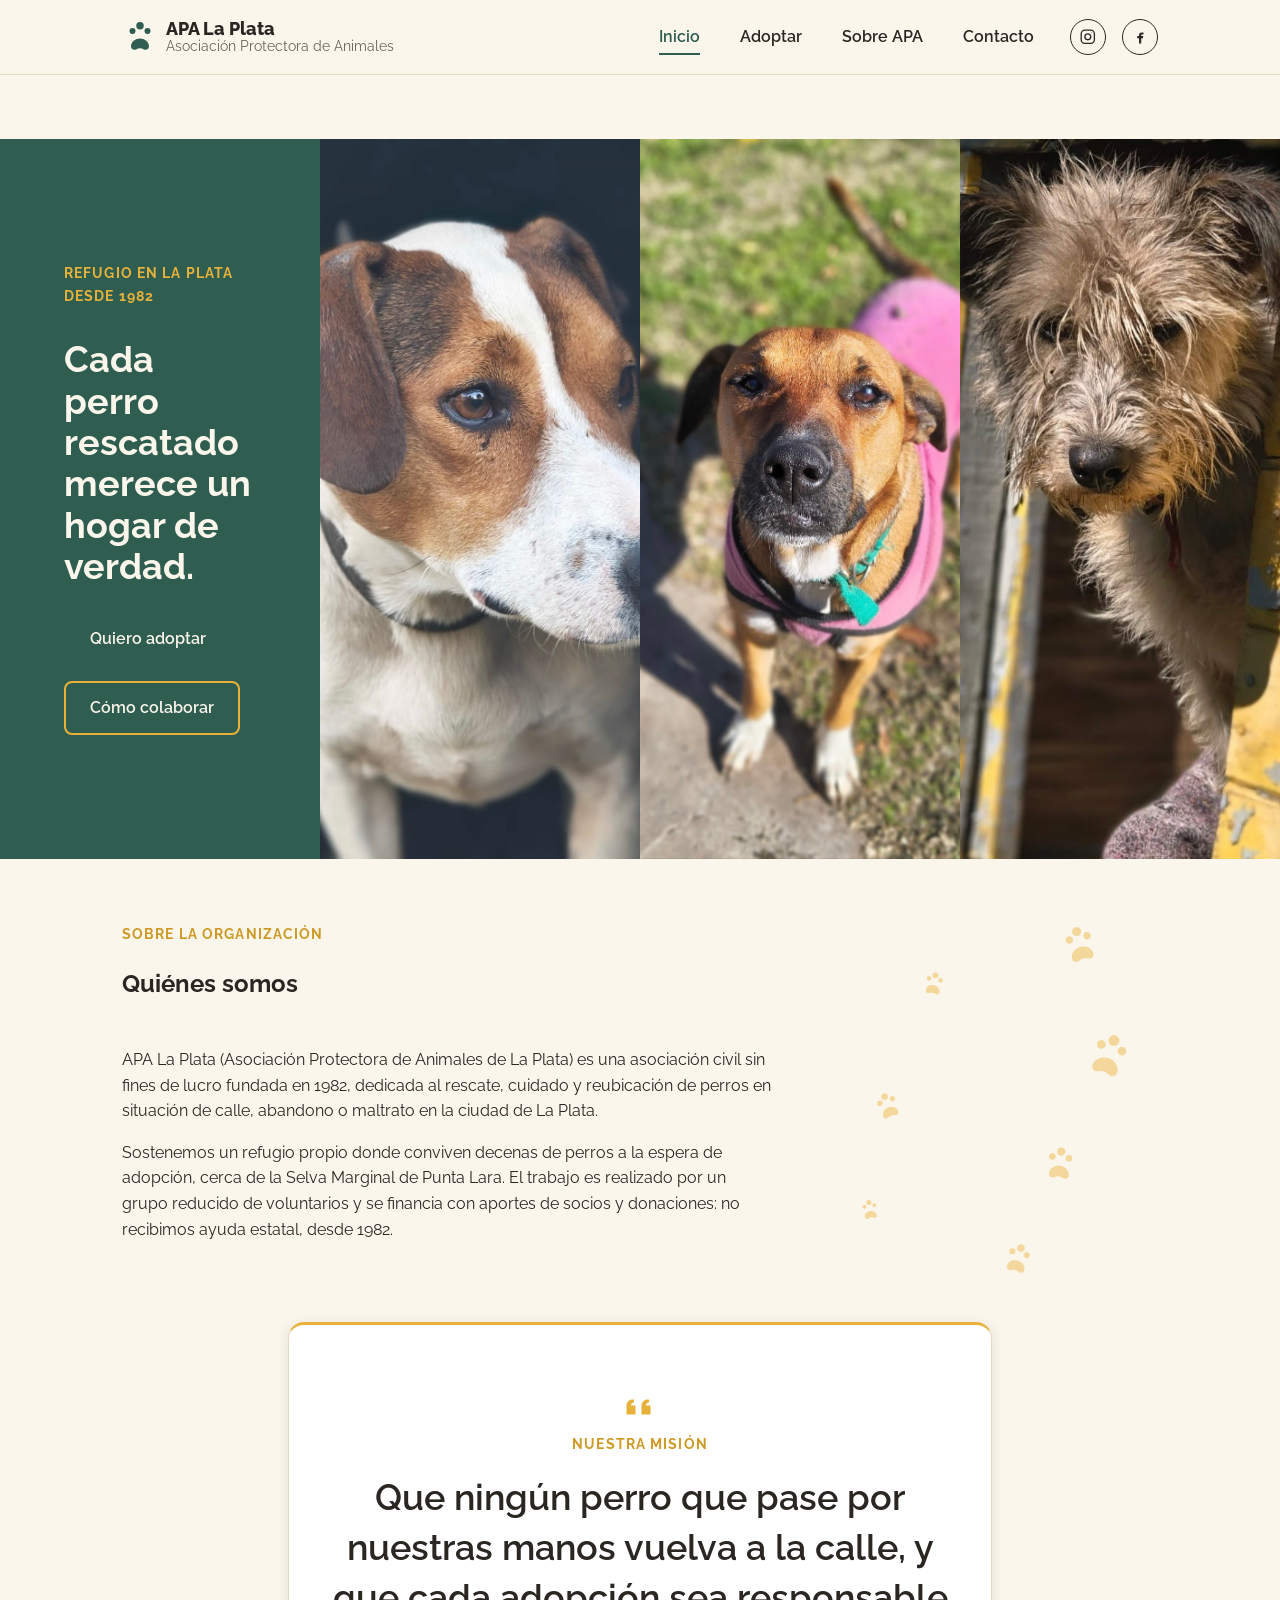
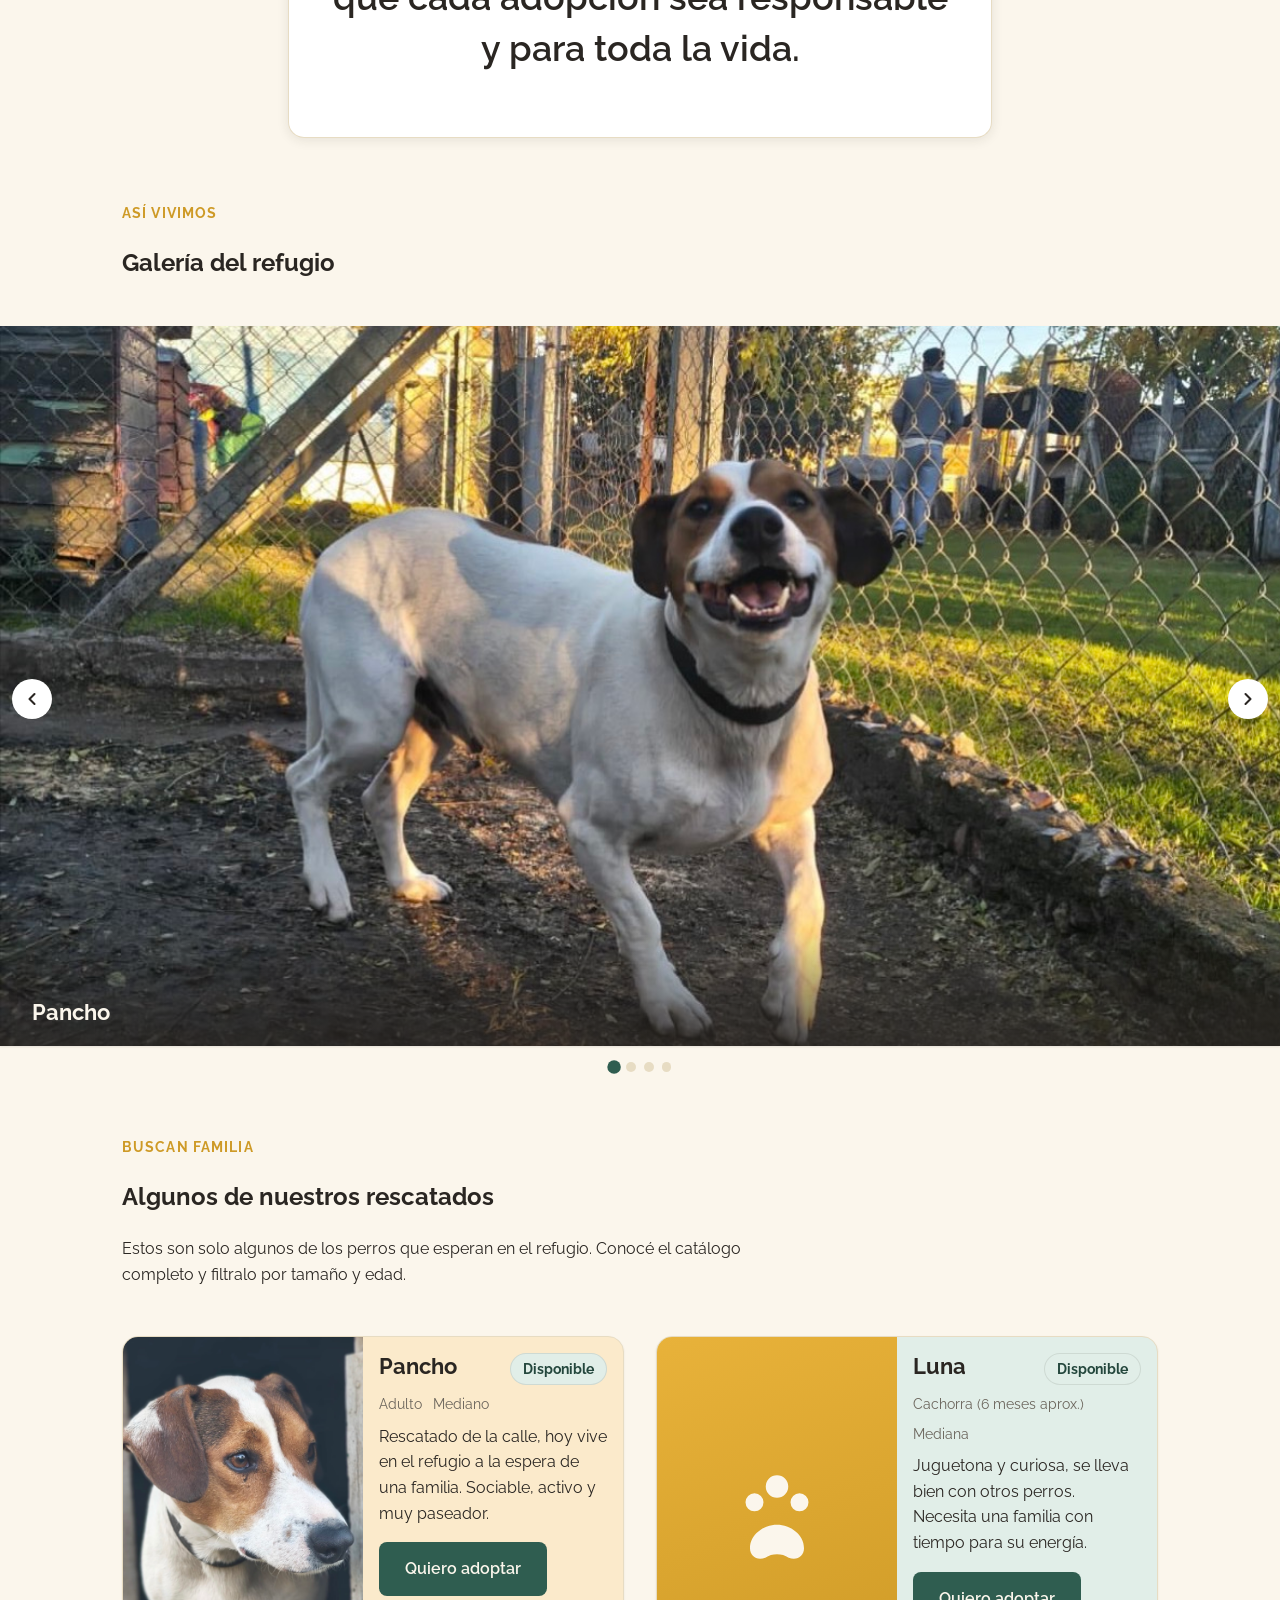
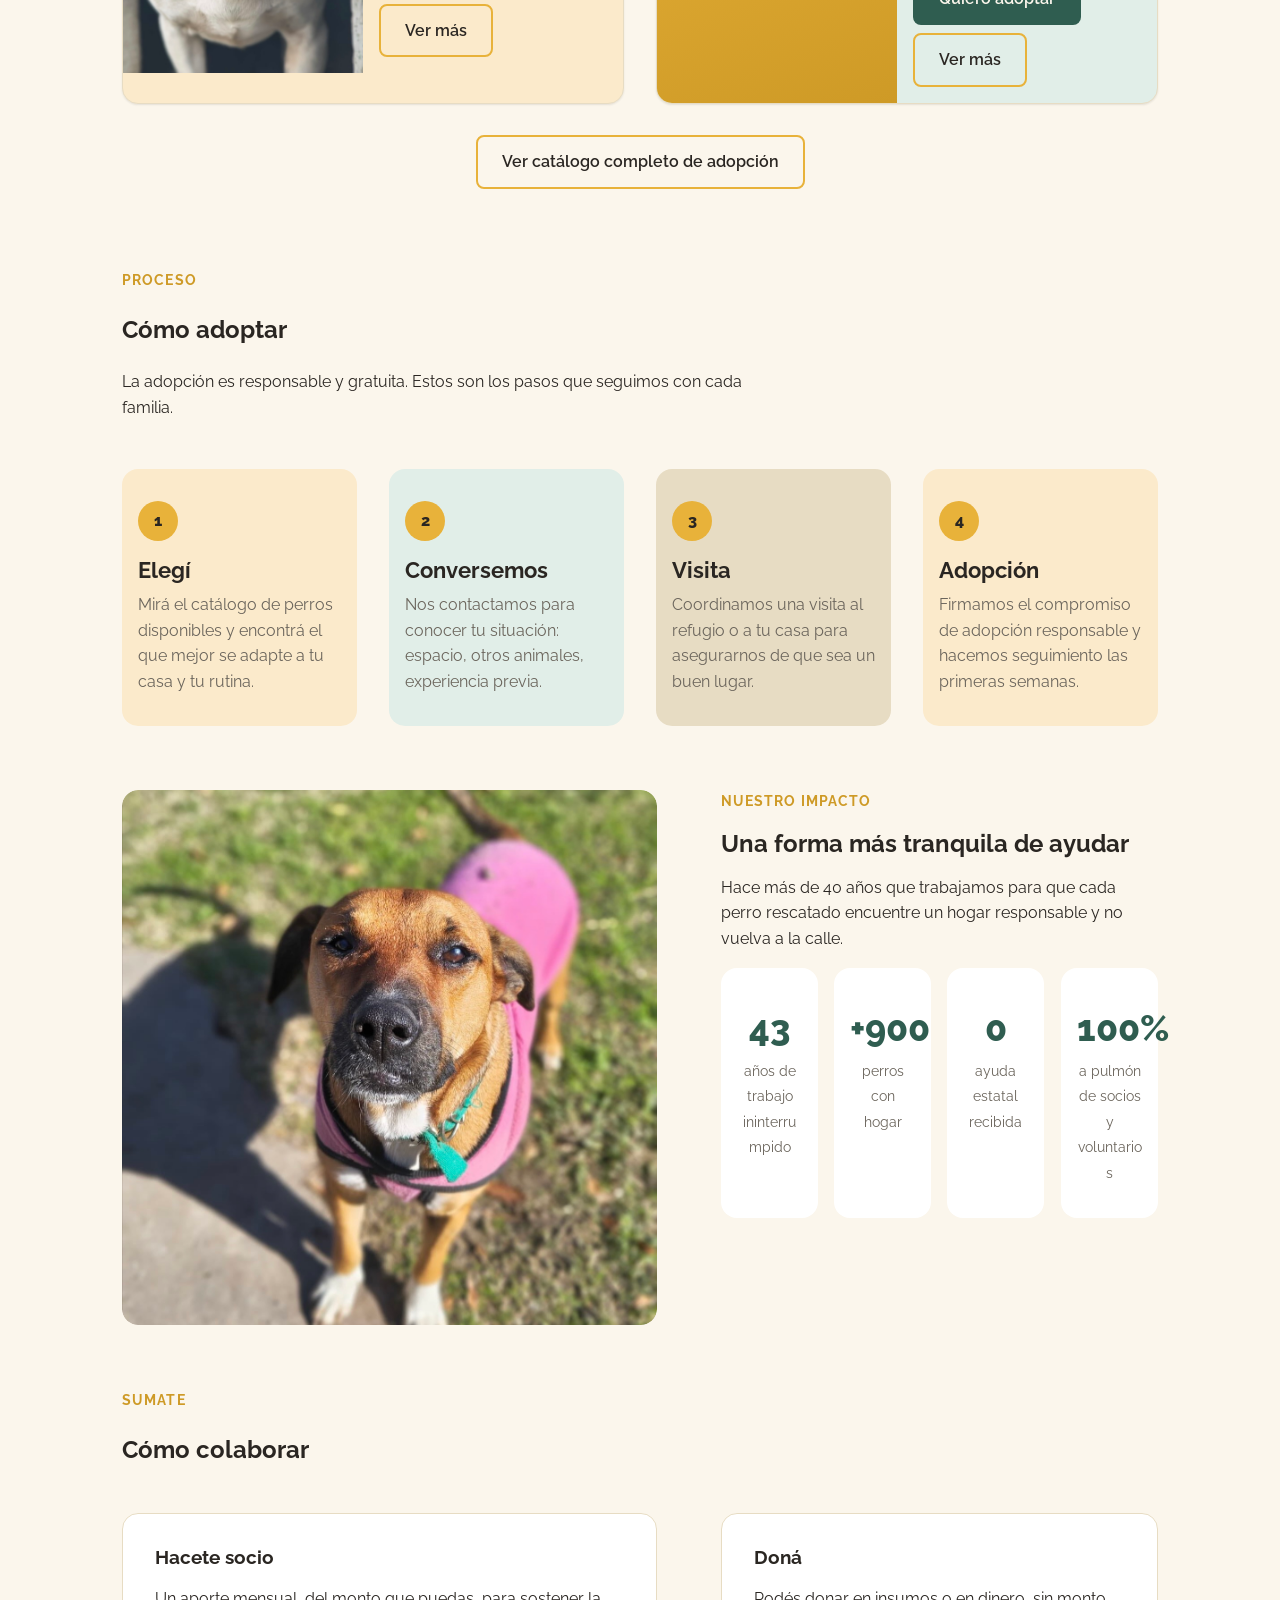
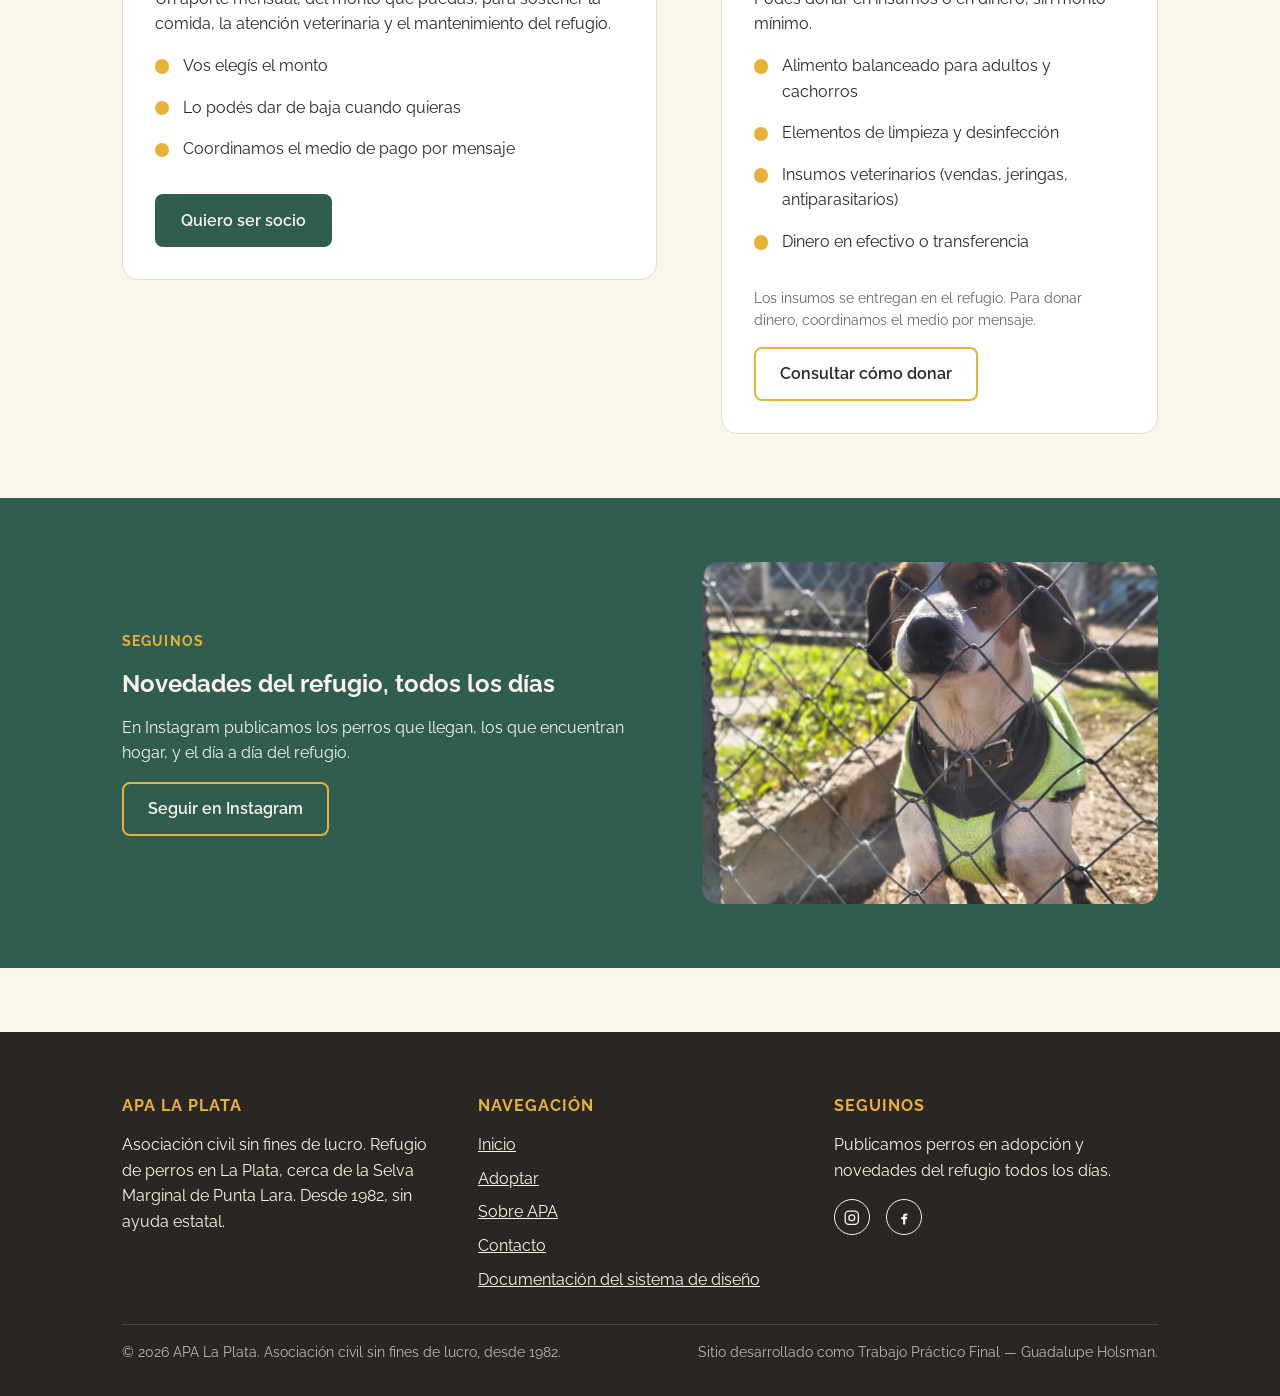
<file: index.html>
<!DOCTYPE html>
<html lang="es">
<head>
<meta charset="UTF-8">
<meta name="viewport" content="width=device-width, initial-scale=1.0">
<title>APA La Plata — Adoptá, ayudá, sumate</title>
<meta name="description" content="APA La Plata rescata, cuida y busca hogar para perros en situación de calle desde 1982. Conocé a los perros disponibles para adopción y cómo colaborar.">
<link rel="preconnect" href="https://fonts.googleapis.com">
<link rel="preconnect" href="https://fonts.gstatic.com" crossorigin>
<link href="https://fonts.googleapis.com/css2?family=Raleway:wght@400;600;700;800&display=swap" rel="stylesheet">
<link rel="stylesheet" href="css/styles.css">
<noscript><style>.reveal{opacity:1!important;transform:none!important;}</style></noscript>
</head>
<body>
<div class="pagina">

<header class="encabezado-principal">
  <div class="contenedor encabezado-principal__barra">
    <a href="index.html" class="marca">
      <svg class="marca__icono" viewBox="0 0 24 24" fill="currentColor" aria-hidden="true">
        <path d="M12 2a2.5 2.5 0 0 1 2.5 2.5A2.5 2.5 0 0 1 12 7a2.5 2.5 0 0 1-2.5-2.5A2.5 2.5 0 0 1 12 2zM7 6a2 2 0 1 1 0 4 2 2 0 0 1 0-4zM17 6a2 2 0 1 1 0 4 2 2 0 0 1 0-4zM12 13c3 0 6 2.2 6 5.2 0 1.8-1.6 2.8-3.4 2.1a4.8 4.8 0 0 0-5.2 0C7.6 21 6 20 6 18.2 6 15.2 9 13 12 13z"/>
      </svg>
      <span class="marca__texto">
        <span class="marca__nombre">APA La Plata</span>
        <span class="marca__lugar">Asociación Protectora de Animales</span>
      </span>
    </a>

    <button class="nav-toggle" id="nav-toggle" aria-expanded="false" aria-controls="nav-principal">
      <svg class="nav-toggle__icono" viewBox="0 0 24 24" fill="none" stroke="currentColor" stroke-width="2" stroke-linecap="round" aria-hidden="true">
        <line x1="4" y1="7" x2="20" y2="7"></line>
        <line x1="4" y1="12" x2="20" y2="12"></line>
        <line x1="4" y1="17" x2="20" y2="17"></line>
      </svg>
      Menú
    </button>

    <nav class="nav-principal" id="nav-principal" aria-label="Navegación principal">
      <ul class="nav-principal__lista">
        <li><a class="nav-principal__enlace" href="index.html" aria-current="page">Inicio</a></li>
        <li><a class="nav-principal__enlace" href="adopcion.html">Adoptar</a></li>
        <li><a class="nav-principal__enlace" href="index.html#sobre">Sobre APA</a></li>
        <li><a class="nav-principal__enlace" href="contacto.html">Contacto</a></li>
      </ul>
      <div class="nav-principal__redes">
        <a class="icono-red" href="https://www.instagram.com/apa.perritosenadopcion/" target="_blank" rel="noopener" aria-label="APA La Plata en Instagram">
          <svg viewBox="0 0 24 24" fill="none" stroke="currentColor" stroke-width="1.8" aria-hidden="true"><rect x="3" y="3" width="18" height="18" rx="5"></rect><circle cx="12" cy="12" r="4"></circle><circle cx="17.5" cy="6.5" r="0.6" fill="currentColor" stroke="none"></circle></svg>
        </a>
        <a class="icono-red" href="https://www.facebook.com/" target="_blank" rel="noopener" aria-label="APA La Plata en Facebook">
          <svg viewBox="0 0 24 24" fill="currentColor" aria-hidden="true"><path d="M14 9.6V11h2.7l-.4 3H14v7h-3v-7H8.5v-3H11V9.4C11 7 12.6 6 14.7 6H17v3h-2.4c-.4 0-.6.2-.6.6z"></path></svg>
        </a>
      </div>
    </nav>
  </div>
</header>

<main>

  <!-- HeroInicio: franja de fotos a pantalla casi completa -->
  <section class="hero-full">
    <div class="hero-full__panel hero-full__panel--texto reveal">
      <p class="hero-full__kicker">Refugio en La Plata desde 1982</p>
      <h1 class="hero-full__titulo">Cada perro rescatado merece un hogar de verdad.</h1>
      <div class="hero-full__acciones">
        <a href="adopcion.html" class="btn btn-primario">Quiero adoptar</a>
        <a href="contacto.html" class="btn btn-secundario">Cómo colaborar</a>
      </div>
    </div>
    <div class="hero-full__panel">
      <img src="img/perros/pancho-1.jpg" alt="Pancho, uno de los perros en adopción en APA La Plata" loading="lazy">
    </div>
    <div class="hero-full__panel">
      <img src="img/perros/india.jpg" alt="India, una de las perras en adopción en APA La Plata" loading="lazy">
    </div>
    <div class="hero-full__panel">
      <img src="img/perros/rufus.jpg" alt="Rufus, uno de los perros en adopción en APA La Plata" loading="lazy">
    </div>
  </section>

  <!-- Sección: Sobre APA (institucional) -->
  <section id="sobre" class="contenedor seccion-sobre">
    <div class="huellas-decorativas" aria-hidden="true">
      <svg class="huellas-decorativas__pata" style="top:0%; right:8%; width:2.75rem; transform:rotate(-14deg);" viewBox="0 0 24 24" fill="currentColor"><path d="M12 2a2.5 2.5 0 0 1 2.5 2.5A2.5 2.5 0 0 1 12 7a2.5 2.5 0 0 1-2.5-2.5A2.5 2.5 0 0 1 12 2zM7 6a2 2 0 1 1 0 4 2 2 0 0 1 0-4zM17 6a2 2 0 1 1 0 4 2 2 0 0 1 0-4zM12 13c3 0 6 2.2 6 5.2 0 1.8-1.6 2.8-3.4 2.1a4.8 4.8 0 0 0-5.2 0C7.6 21 6 20 6 18.2 6 15.2 9 13 12 13z"/></svg>
      <svg class="huellas-decorativas__pata" style="top:14%; right:22%; width:1.75rem; transform:rotate(10deg);" viewBox="0 0 24 24" fill="currentColor"><path d="M12 2a2.5 2.5 0 0 1 2.5 2.5A2.5 2.5 0 0 1 12 7a2.5 2.5 0 0 1-2.5-2.5A2.5 2.5 0 0 1 12 2zM7 6a2 2 0 1 1 0 4 2 2 0 0 1 0-4zM17 6a2 2 0 1 1 0 4 2 2 0 0 1 0-4zM12 13c3 0 6 2.2 6 5.2 0 1.8-1.6 2.8-3.4 2.1a4.8 4.8 0 0 0-5.2 0C7.6 21 6 20 6 18.2 6 15.2 9 13 12 13z"/></svg>
      <svg class="huellas-decorativas__pata" style="top:32%; right:5%; width:3.25rem; transform:rotate(18deg);" viewBox="0 0 24 24" fill="currentColor"><path d="M12 2a2.5 2.5 0 0 1 2.5 2.5A2.5 2.5 0 0 1 12 7a2.5 2.5 0 0 1-2.5-2.5A2.5 2.5 0 0 1 12 2zM7 6a2 2 0 1 1 0 4 2 2 0 0 1 0-4zM17 6a2 2 0 1 1 0 4 2 2 0 0 1 0-4zM12 13c3 0 6 2.2 6 5.2 0 1.8-1.6 2.8-3.4 2.1a4.8 4.8 0 0 0-5.2 0C7.6 21 6 20 6 18.2 6 15.2 9 13 12 13z"/></svg>
      <svg class="huellas-decorativas__pata" style="top:50%; right:26%; width:2rem; transform:rotate(-20deg);" viewBox="0 0 24 24" fill="currentColor"><path d="M12 2a2.5 2.5 0 0 1 2.5 2.5A2.5 2.5 0 0 1 12 7a2.5 2.5 0 0 1-2.5-2.5A2.5 2.5 0 0 1 12 2zM7 6a2 2 0 1 1 0 4 2 2 0 0 1 0-4zM17 6a2 2 0 1 1 0 4 2 2 0 0 1 0-4zM12 13c3 0 6 2.2 6 5.2 0 1.8-1.6 2.8-3.4 2.1a4.8 4.8 0 0 0-5.2 0C7.6 21 6 20 6 18.2 6 15.2 9 13 12 13z"/></svg>
      <svg class="huellas-decorativas__pata" style="top:66%; right:10%; width:2.5rem; transform:rotate(6deg);" viewBox="0 0 24 24" fill="currentColor"><path d="M12 2a2.5 2.5 0 0 1 2.5 2.5A2.5 2.5 0 0 1 12 7a2.5 2.5 0 0 1-2.5-2.5A2.5 2.5 0 0 1 12 2zM7 6a2 2 0 1 1 0 4 2 2 0 0 1 0-4zM17 6a2 2 0 1 1 0 4 2 2 0 0 1 0-4zM12 13c3 0 6 2.2 6 5.2 0 1.8-1.6 2.8-3.4 2.1a4.8 4.8 0 0 0-5.2 0C7.6 21 6 20 6 18.2 6 15.2 9 13 12 13z"/></svg>
      <svg class="huellas-decorativas__pata" style="top:82%; right:28%; width:1.5rem; transform:rotate(-8deg);" viewBox="0 0 24 24" fill="currentColor"><path d="M12 2a2.5 2.5 0 0 1 2.5 2.5A2.5 2.5 0 0 1 12 7a2.5 2.5 0 0 1-2.5-2.5A2.5 2.5 0 0 1 12 2zM7 6a2 2 0 1 1 0 4 2 2 0 0 1 0-4zM17 6a2 2 0 1 1 0 4 2 2 0 0 1 0-4zM12 13c3 0 6 2.2 6 5.2 0 1.8-1.6 2.8-3.4 2.1a4.8 4.8 0 0 0-5.2 0C7.6 21 6 20 6 18.2 6 15.2 9 13 12 13z"/></svg>
      <svg class="huellas-decorativas__pata" style="top:95%; right:14%; width:2.25rem; transform:rotate(15deg);" viewBox="0 0 24 24" fill="currentColor"><path d="M12 2a2.5 2.5 0 0 1 2.5 2.5A2.5 2.5 0 0 1 12 7a2.5 2.5 0 0 1-2.5-2.5A2.5 2.5 0 0 1 12 2zM7 6a2 2 0 1 1 0 4 2 2 0 0 1 0-4zM17 6a2 2 0 1 1 0 4 2 2 0 0 1 0-4zM12 13c3 0 6 2.2 6 5.2 0 1.8-1.6 2.8-3.4 2.1a4.8 4.8 0 0 0-5.2 0C7.6 21 6 20 6 18.2 6 15.2 9 13 12 13z"/></svg>
    </div>
    <div class="seccion__encabezado reveal">
      <p class="seccion__kicker">Sobre la organización</p>
      <h2>Quiénes somos</h2>
    </div>
    <div class="texto-institucional reveal">
      <p>APA La Plata (Asociación Protectora de Animales de La Plata) es una asociación civil sin fines de lucro fundada en 1982, dedicada al rescate, cuidado y reubicación de perros en situación de calle, abandono o maltrato en la ciudad de La Plata.</p>
      <p>Sostenemos un refugio propio donde conviven decenas de perros a la espera de adopción, cerca de la Selva Marginal de Punta Lara. El trabajo es realizado por un grupo reducido de voluntarios y se financia con aportes de socios y donaciones: no recibimos ayuda estatal, desde 1982.</p>
    </div>
  </section>

  <!-- Sección: Nuestra misión (cita destacada, organismo propio) -->
  <section class="contenedor">
    <div class="mision-seccion reveal">
      <svg class="mision-seccion__comilla" viewBox="0 0 24 24" fill="currentColor" aria-hidden="true">
        <path d="M7 7c-2.2 0-4 1.8-4 4v6h6v-6H6c0-1.1.9-2 2-2V7zm10 0c-2.2 0-4 1.8-4 4v6h6v-6h-3c0-1.1.9-2 2-2V7z"/>
      </svg>
      <p class="seccion__kicker">Nuestra misión</p>
      <p class="mision-seccion__cita">Que ningún perro que pase por nuestras manos vuelva a la calle, y que cada adopción sea responsable y para toda la vida.</p>
    </div>
  </section>

  <!-- Sección: Galería (CarruselFotos panorámico a todo el ancho, con
       leyenda por foto). Es, junto con HeroInicio, el único organismo que
       excede el ancho de lectura: el encabezado queda en .contenedor pero
       el carrusel ocupa el ancho completo del viewport. -->
  <section>
    <div class="contenedor">
      <div class="seccion__encabezado reveal">
        <p class="seccion__kicker">Así vivimos</p>
        <h2>Galería del refugio</h2>
      </div>
    </div>
    <div class="carrusel-fotos carrusel-fotos--ancho carrusel-fotos--completo reveal" aria-label="Fotos del refugio y sus perros" aria-roledescription="carrusel">
      <div class="carrusel-fotos__viewport">
        <ul class="carrusel-fotos__pista" id="carrusel-pista">
          <li class="carrusel-fotos__slide">
            <img src="img/perros/pancho-2.jpg" alt="Pancho corriendo y jugando en el patio del refugio" loading="lazy">
            <span class="carrusel-fotos__caption">Pancho</span>
          </li>
          <li class="carrusel-fotos__slide">
            <img src="img/perros/india.jpg" alt="India, perra color canela con arnés rosa" loading="lazy">
            <span class="carrusel-fotos__caption">India</span>
          </li>
          <li class="carrusel-fotos__slide">
            <img src="img/perros/rufus.jpg" alt="Rufus asomado en la puerta de su caseta" loading="lazy">
            <span class="carrusel-fotos__caption">Rufus</span>
          </li>
          <li class="carrusel-fotos__slide">
            <img src="img/perros/pancho-3.jpg" alt="Pancho junto al alambrado del refugio" loading="lazy">
            <span class="carrusel-fotos__caption">Pancho</span>
          </li>
        </ul>
      </div>
      <button type="button" class="carrusel-fotos__control carrusel-fotos__control--prev" data-carrusel-prev aria-label="Foto anterior">
        <svg viewBox="0 0 24 24" fill="none" stroke="currentColor" stroke-width="2.5" stroke-linecap="round" stroke-linejoin="round" aria-hidden="true"><path d="M15 6l-6 6 6 6"></path></svg>
      </button>
      <button type="button" class="carrusel-fotos__control carrusel-fotos__control--next" data-carrusel-next aria-label="Foto siguiente">
        <svg viewBox="0 0 24 24" fill="none" stroke="currentColor" stroke-width="2.5" stroke-linecap="round" stroke-linejoin="round" aria-hidden="true"><path d="M9 6l6 6-6 6"></path></svg>
      </button>
      <div class="carrusel-fotos__dots" role="tablist" aria-label="Seleccionar foto">
        <button type="button" class="carrusel-fotos__dot" data-carrusel-dot="0" aria-label="Foto 1" aria-current="true"></button>
        <button type="button" class="carrusel-fotos__dot" data-carrusel-dot="1" aria-label="Foto 2"></button>
        <button type="button" class="carrusel-fotos__dot" data-carrusel-dot="2" aria-label="Foto 3"></button>
        <button type="button" class="carrusel-fotos__dot" data-carrusel-dot="3" aria-label="Foto 4"></button>
      </div>
    </div>
  </section>

  <!-- Sección: Perros destacados (reutiliza TarjetaAnimal en contenedores más anchos) -->
  <section class="contenedor">
    <div class="seccion__encabezado reveal">
      <p class="seccion__kicker">Buscan familia</p>
      <h2>Algunos de nuestros rescatados</h2>
      <p>Estos son solo algunos de los perros que esperan en el refugio. Conocé el catálogo completo y filtralo por tamaño y edad.</p>
    </div>

    <div class="grilla-destacados">
      <article class="tarjeta-animal reveal">
        <div class="tarjeta-animal__layout">
          <div class="tarjeta-animal__imagen-envoltorio">
            <div class="imagen-animal">
              <img src="img/perros/pancho-1.jpg" alt="Pancho, perro tricolor de orejas largas, mirando a cámara">
            </div>
          </div>
          <div class="tarjeta-animal__contenido">
            <div class="tarjeta-animal__encabezado">
              <h3 class="tarjeta-animal__nombre">Pancho</h3>
              <span class="etiqueta-estado etiqueta-estado_disponible">Disponible</span>
            </div>
            <ul class="tarjeta-animal__meta">
              <li>Adulto</li>
              <li>Mediano</li>
            </ul>
            <p class="tarjeta-animal__descripcion">Rescatado de la calle, hoy vive en el refugio a la espera de una familia. Sociable, activo y muy paseador.</p>
            <div class="tarjeta-animal__acciones">
              <a href="animal.html" class="btn btn-primario">Quiero adoptar</a>
              <a href="animal.html" class="btn btn-secundario">Ver más</a>
            </div>
          </div>
        </div>
      </article>

      <article class="tarjeta-animal reveal reveal--retraso-1">
        <div class="tarjeta-animal__layout">
          <div class="tarjeta-animal__imagen-envoltorio">
            <div class="imagen-animal imagen-animal--paleta-2">
              <svg viewBox="0 0 24 24" fill="currentColor" aria-hidden="true"><path d="M12 2a2.5 2.5 0 0 1 2.5 2.5A2.5 2.5 0 0 1 12 7a2.5 2.5 0 0 1-2.5-2.5A2.5 2.5 0 0 1 12 2zM7 6a2 2 0 1 1 0 4 2 2 0 0 1 0-4zM17 6a2 2 0 1 1 0 4 2 2 0 0 1 0-4zM12 13c3 0 6 2.2 6 5.2 0 1.8-1.6 2.8-3.4 2.1a4.8 4.8 0 0 0-5.2 0C7.6 21 6 20 6 18.2 6 15.2 9 13 12 13z"/></svg>
            </div>
          </div>
          <div class="tarjeta-animal__contenido">
            <div class="tarjeta-animal__encabezado">
              <h3 class="tarjeta-animal__nombre">Luna</h3>
              <span class="etiqueta-estado etiqueta-estado_disponible">Disponible</span>
            </div>
            <ul class="tarjeta-animal__meta">
              <li>Cachorra (6 meses aprox.)</li>
              <li>Mediana</li>
            </ul>
            <p class="tarjeta-animal__descripcion">Juguetona y curiosa, se lleva bien con otros perros. Necesita una familia con tiempo para su energía.</p>
            <div class="tarjeta-animal__acciones">
              <a href="animal.html" class="btn btn-primario">Quiero adoptar</a>
              <a href="animal.html" class="btn btn-secundario">Ver más</a>
            </div>
          </div>
        </div>
      </article>
    </div>

    <p style="margin-top: var(--espacio-md); text-align:center;">
      <a href="adopcion.html" class="btn btn-secundario">Ver catálogo completo de adopción</a>
    </p>
  </section>

  <!-- Sección: Cómo adoptar (SeccionProceso) -->
  <section class="contenedor">
    <div class="seccion__encabezado reveal">
      <p class="seccion__kicker">Proceso</p>
      <h2>Cómo adoptar</h2>
      <p>La adopción es responsable y gratuita. Estos son los pasos que seguimos con cada familia.</p>
    </div>
    <ol class="pasos">
      <li class="pasos__item pasos__item--mostaza reveal">
        <h3 class="pasos__titulo">Elegí</h3>
        <p class="pasos__texto">Mirá el catálogo de perros disponibles y encontrá el que mejor se adapte a tu casa y tu rutina.</p>
      </li>
      <li class="pasos__item pasos__item--verde reveal reveal--retraso-1">
        <h3 class="pasos__titulo">Conversemos</h3>
        <p class="pasos__texto">Nos contactamos para conocer tu situación: espacio, otros animales, experiencia previa.</p>
      </li>
      <li class="pasos__item pasos__item--tostado reveal reveal--retraso-2">
        <h3 class="pasos__titulo">Visita</h3>
        <p class="pasos__texto">Coordinamos una visita al refugio o a tu casa para asegurarnos de que sea un buen lugar.</p>
      </li>
      <li class="pasos__item pasos__item--mostaza reveal reveal--retraso-3">
        <h3 class="pasos__titulo">Adopción</h3>
        <p class="pasos__texto">Firmamos el compromiso de adopción responsable y hacemos seguimiento las primeras semanas.</p>
      </li>
    </ol>
  </section>

  <!-- Sección: Nuestro impacto (DatoInstitucional + foto) -->
  <section class="contenedor">
    <div class="grid-dos-columnas">
      <div class="imagen-animal">
        <img src="img/perros/india.jpg" alt="India, una de las perras rescatadas por APA La Plata" loading="lazy">
      </div>
      <div class="reveal">
        <p class="seccion__kicker">Nuestro impacto</p>
        <h2>Una forma más tranquila de ayudar</h2>
        <p>Hace más de 40 años que trabajamos para que cada perro rescatado encuentre un hogar responsable y no vuelva a la calle.</p>
        <div class="grilla-datos">
          <div class="dato-institucional">
            <span class="dato-institucional__numero">43</span>
            <span class="dato-institucional__etiqueta">años de trabajo ininterrumpido</span>
          </div>
          <div class="dato-institucional">
            <span class="dato-institucional__numero">+900</span>
            <span class="dato-institucional__etiqueta">perros con hogar</span>
          </div>
          <div class="dato-institucional">
            <span class="dato-institucional__numero">0</span>
            <span class="dato-institucional__etiqueta">ayuda estatal recibida</span>
          </div>
          <div class="dato-institucional">
            <span class="dato-institucional__numero">100%</span>
            <span class="dato-institucional__etiqueta">a pulmón de socios y voluntarios</span>
          </div>
        </div>
      </div>
    </div>
  </section>

  <!-- Sección: Cómo colaborar -->
  <section class="contenedor">
    <div class="seccion__encabezado reveal">
      <p class="seccion__kicker">Sumate</p>
      <h2>Cómo colaborar</h2>
    </div>
    <div class="grid-dos-columnas">
      <article class="colaborar-tarjeta reveal">
        <h3>Hacete socio</h3>
        <p>Un aporte mensual, del monto que puedas, para sostener la comida, la atención veterinaria y el mantenimiento del refugio.</p>
        <ul class="lista-simple">
          <li>Vos elegís el monto</li>
          <li>Lo podés dar de baja cuando quieras</li>
          <li>Coordinamos el medio de pago por mensaje</li>
        </ul>
        <a href="contacto.html" class="btn btn-primario">Quiero ser socio</a>
      </article>
      <article class="colaborar-tarjeta reveal reveal--retraso-1">
        <h3>Doná</h3>
        <p>Podés donar en insumos o en dinero, sin monto mínimo.</p>
        <ul class="lista-simple">
          <li>Alimento balanceado para adultos y cachorros</li>
          <li>Elementos de limpieza y desinfección</li>
          <li>Insumos veterinarios (vendas, jeringas, antiparasitarios)</li>
          <li>Dinero en efectivo o transferencia</li>
        </ul>
        <p class="colaborar-tarjeta__nota">Los insumos se entregan en el refugio. Para donar dinero, coordinamos el medio por mensaje.</p>
        <a href="contacto.html" class="btn btn-secundario">Consultar cómo donar</a>
      </article>
    </div>
  </section>

  <!-- Sección: CTA final (banner grande, cierre de la home) -->
  <section class="cta-final">
    <div class="contenedor cta-final__grid">
      <div class="reveal">
        <p class="seccion__kicker" style="color: var(--color-primario);">Seguinos</p>
        <h2>Novedades del refugio, todos los días</h2>
        <p>En Instagram publicamos los perros que llegan, los que encuentran hogar, y el día a día del refugio.</p>
        <a href="https://www.instagram.com/apa.perritosenadopcion/" target="_blank" rel="noopener" class="btn btn-secundario">Seguir en Instagram</a>
      </div>
      <div class="imagen-animal cta-final__foto">
        <img src="img/perros/pancho-3.jpg" alt="Pancho junto al alambrado del refugio" loading="lazy">
      </div>
    </div>
  </section>

</main>

<footer class="pie-pagina">
  <div class="contenedor">
    <div class="pie-pagina__grid">
      <div>
        <h2 class="pie-pagina__titulo">APA La Plata</h2>
        <p>Asociación civil sin fines de lucro. Refugio de perros en La Plata, cerca de la Selva Marginal de Punta Lara. Desde 1982, sin ayuda estatal.</p>
      </div>
      <div>
        <h2 class="pie-pagina__titulo">Navegación</h2>
        <ul class="pie-pagina__lista">
          <li><a href="index.html">Inicio</a></li>
          <li><a href="adopcion.html">Adoptar</a></li>
          <li><a href="index.html#sobre">Sobre APA</a></li>
          <li><a href="contacto.html">Contacto</a></li>
          <li><a href="sistema.html">Documentación del sistema de diseño</a></li>
        </ul>
      </div>
      <div>
        <h2 class="pie-pagina__titulo">Seguinos</h2>
        <p>Publicamos perros en adopción y novedades del refugio todos los días.</p>
        <div class="pie-pagina__redes">
          <a class="icono-red" href="https://www.instagram.com/apa.perritosenadopcion/" target="_blank" rel="noopener" aria-label="APA La Plata en Instagram">
            <svg viewBox="0 0 24 24" fill="none" stroke="currentColor" stroke-width="1.8" aria-hidden="true"><rect x="3" y="3" width="18" height="18" rx="5"></rect><circle cx="12" cy="12" r="4"></circle><circle cx="17.5" cy="6.5" r="0.6" fill="currentColor" stroke="none"></circle></svg>
          </a>
          <a class="icono-red" href="https://www.facebook.com/" target="_blank" rel="noopener" aria-label="APA La Plata en Facebook">
            <svg viewBox="0 0 24 24" fill="currentColor" aria-hidden="true"><path d="M14 9.6V11h2.7l-.4 3H14v7h-3v-7H8.5v-3H11V9.4C11 7 12.6 6 14.7 6H17v3h-2.4c-.4 0-.6.2-.6.6z"></path></svg>
          </a>
        </div>
      </div>
    </div>
    <div class="pie-pagina__base">
      <span>© 2026 APA La Plata. Asociación civil sin fines de lucro, desde 1982.</span>
      <span>Sitio desarrollado como Trabajo Práctico Final — Guadalupe Holsman.</span>
    </div>
  </div>
</footer>

</div>
<script src="js/main.js"></script>
</body>
</html>
</file>
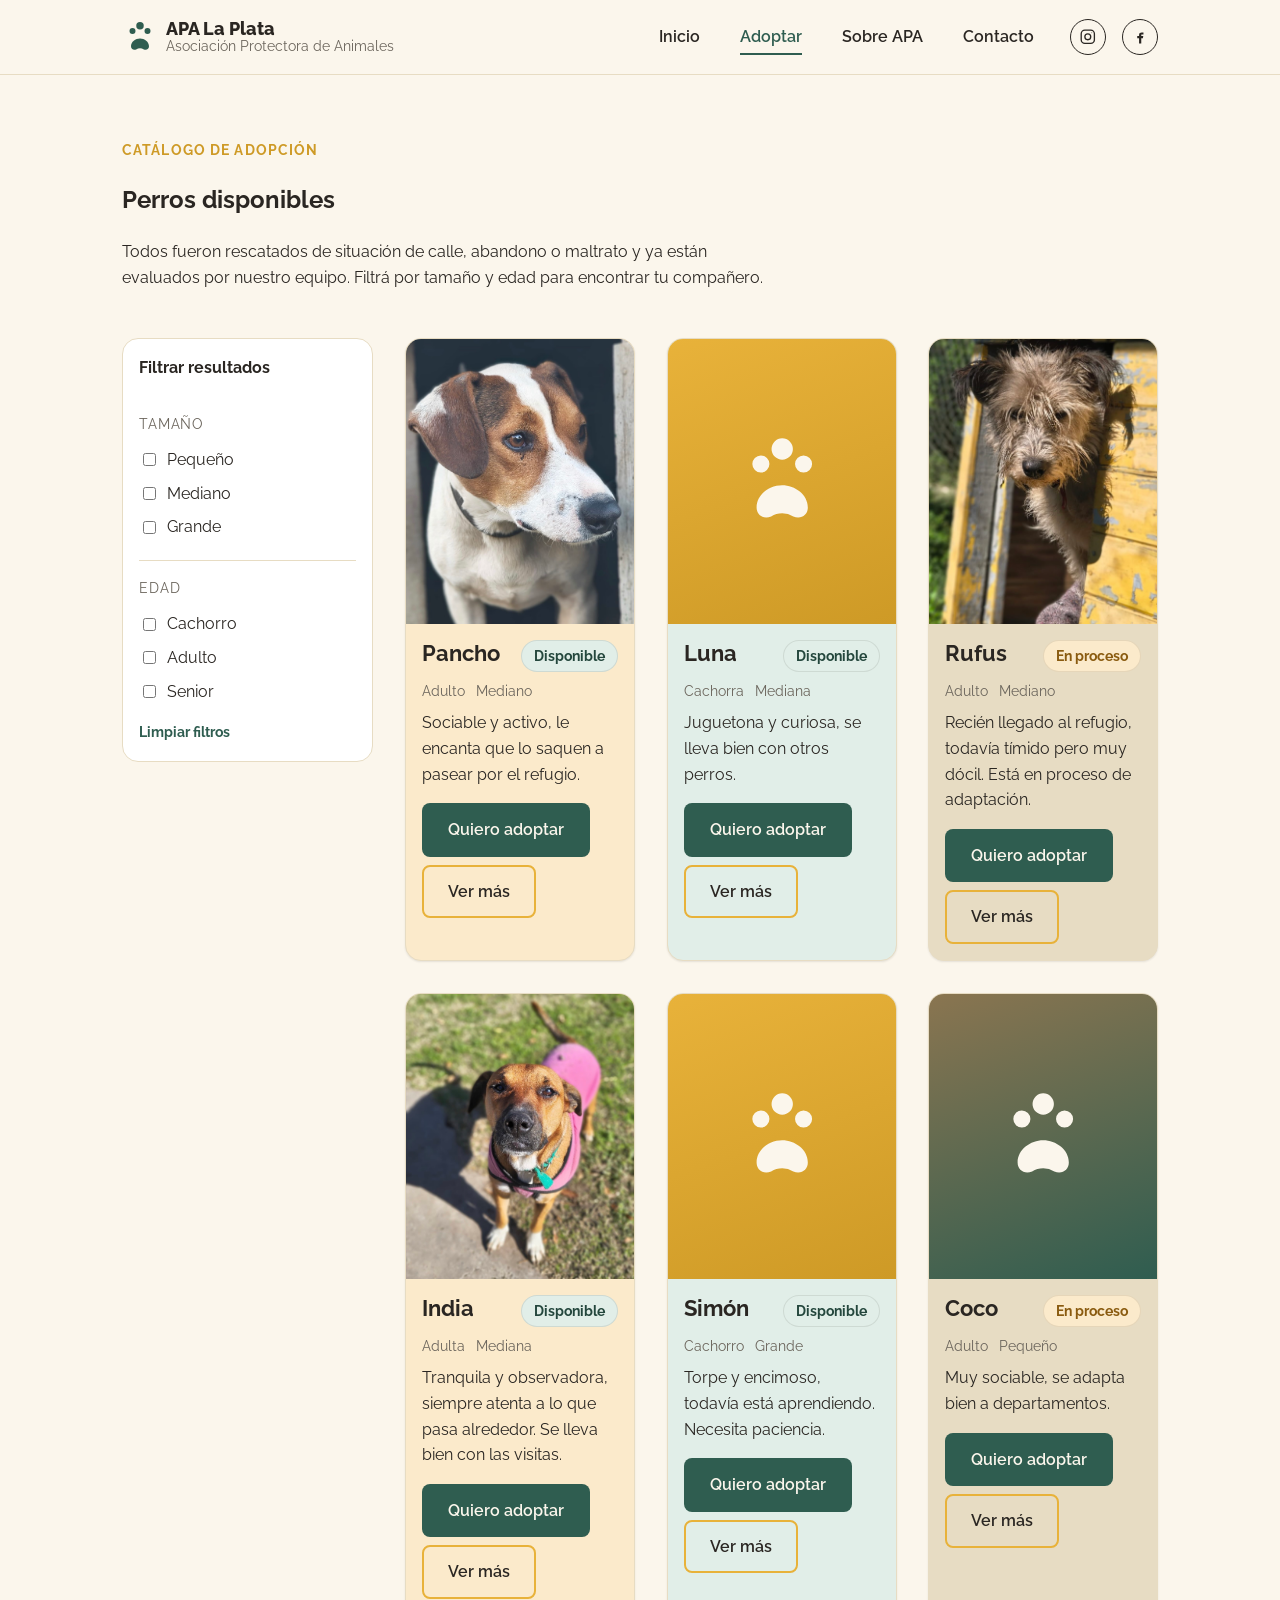
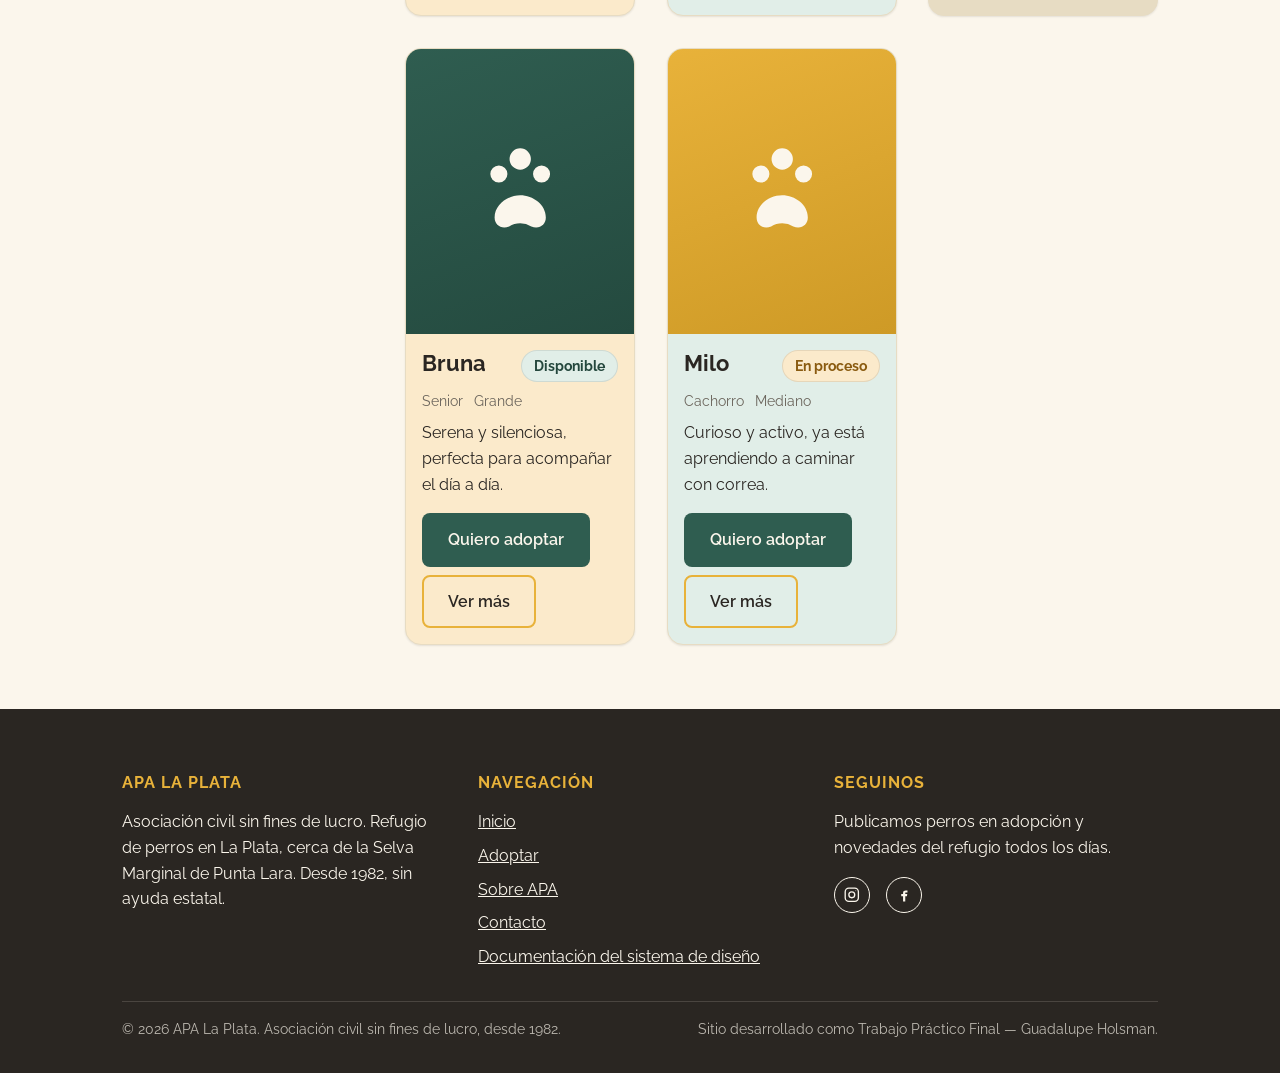
<file: adopcion.html>
<!DOCTYPE html>
<html lang="es">
<head>
<meta charset="UTF-8">
<meta name="viewport" content="width=device-width, initial-scale=1.0">
<title>Adoptá — APA La Plata</title>
<meta name="description" content="Catálogo de perros disponibles para adopción en APA La Plata. Filtrá por tamaño y edad para encontrar tu compañero.">
<link rel="preconnect" href="https://fonts.googleapis.com">
<link rel="preconnect" href="https://fonts.gstatic.com" crossorigin>
<link href="https://fonts.googleapis.com/css2?family=Raleway:wght@400;600;700;800&display=swap" rel="stylesheet">
<link rel="stylesheet" href="css/styles.css">
<noscript><style>.reveal{opacity:1!important;transform:none!important;}</style></noscript>
</head>
<body>
<div class="pagina">

<header class="encabezado-principal">
  <div class="contenedor encabezado-principal__barra">
    <a href="index.html" class="marca">
      <svg class="marca__icono" viewBox="0 0 24 24" fill="currentColor" aria-hidden="true">
        <path d="M12 2a2.5 2.5 0 0 1 2.5 2.5A2.5 2.5 0 0 1 12 7a2.5 2.5 0 0 1-2.5-2.5A2.5 2.5 0 0 1 12 2zM7 6a2 2 0 1 1 0 4 2 2 0 0 1 0-4zM17 6a2 2 0 1 1 0 4 2 2 0 0 1 0-4zM12 13c3 0 6 2.2 6 5.2 0 1.8-1.6 2.8-3.4 2.1a4.8 4.8 0 0 0-5.2 0C7.6 21 6 20 6 18.2 6 15.2 9 13 12 13z"/>
      </svg>
      <span class="marca__texto">
        <span class="marca__nombre">APA La Plata</span>
        <span class="marca__lugar">Asociación Protectora de Animales</span>
      </span>
    </a>

    <button class="nav-toggle" id="nav-toggle" aria-expanded="false" aria-controls="nav-principal">
      <svg class="nav-toggle__icono" viewBox="0 0 24 24" fill="none" stroke="currentColor" stroke-width="2" stroke-linecap="round" aria-hidden="true">
        <line x1="4" y1="7" x2="20" y2="7"></line>
        <line x1="4" y1="12" x2="20" y2="12"></line>
        <line x1="4" y1="17" x2="20" y2="17"></line>
      </svg>
      Menú
    </button>

    <nav class="nav-principal" id="nav-principal" aria-label="Navegación principal">
      <ul class="nav-principal__lista">
        <li><a class="nav-principal__enlace" href="index.html">Inicio</a></li>
        <li><a class="nav-principal__enlace" href="adopcion.html" aria-current="page">Adoptar</a></li>
        <li><a class="nav-principal__enlace" href="index.html#sobre">Sobre APA</a></li>
        <li><a class="nav-principal__enlace" href="contacto.html">Contacto</a></li>
      </ul>
      <div class="nav-principal__redes">
        <a class="icono-red" href="https://www.instagram.com/apa.perritosenadopcion/" target="_blank" rel="noopener" aria-label="APA La Plata en Instagram">
          <svg viewBox="0 0 24 24" fill="none" stroke="currentColor" stroke-width="1.8" aria-hidden="true"><rect x="3" y="3" width="18" height="18" rx="5"></rect><circle cx="12" cy="12" r="4"></circle><circle cx="17.5" cy="6.5" r="0.6" fill="currentColor" stroke="none"></circle></svg>
        </a>
        <a class="icono-red" href="https://www.facebook.com/" target="_blank" rel="noopener" aria-label="APA La Plata en Facebook">
          <svg viewBox="0 0 24 24" fill="currentColor" aria-hidden="true"><path d="M14 9.6V11h2.7l-.4 3H14v7h-3v-7H8.5v-3H11V9.4C11 7 12.6 6 14.7 6H17v3h-2.4c-.4 0-.6.2-.6.6z"></path></svg>
        </a>
      </div>
    </nav>
  </div>
</header>

<main>
  <section class="contenedor">
    <div class="seccion__encabezado reveal">
      <p class="seccion__kicker">Catálogo de adopción</p>
      <h1>Perros disponibles</h1>
      <p>Todos fueron rescatados de situación de calle, abandono o maltrato y ya están evaluados por nuestro equipo. Filtrá por tamaño y edad para encontrar tu compañero.</p>
    </div>

    <div class="grilla-adopcion-layout">
      <aside aria-label="Filtros de búsqueda">
        <details class="barra-filtros" id="barra-filtros" open>
          <summary>Filtrar resultados</summary>

          <div class="barra-filtros__grupo">
            <p class="barra-filtros__titulo">Tamaño</p>
            <label class="barra-filtros__opcion"><input type="checkbox" name="tamano" value="pequeno"> Pequeño</label>
            <label class="barra-filtros__opcion"><input type="checkbox" name="tamano" value="mediano"> Mediano</label>
            <label class="barra-filtros__opcion"><input type="checkbox" name="tamano" value="grande"> Grande</label>
          </div>

          <div class="barra-filtros__grupo">
            <p class="barra-filtros__titulo">Edad</p>
            <label class="barra-filtros__opcion"><input type="checkbox" name="edad" value="cachorro"> Cachorro</label>
            <label class="barra-filtros__opcion"><input type="checkbox" name="edad" value="adulto"> Adulto</label>
            <label class="barra-filtros__opcion"><input type="checkbox" name="edad" value="senior"> Senior</label>
          </div>

          <button type="button" class="barra-filtros__limpiar" id="limpiar-filtros">Limpiar filtros</button>
        </details>
      </aside>

      <div class="grilla-adopcion" id="grilla-adopcion">

        <article class="tarjeta-animal" data-tamano="mediano" data-edad="adulto">
          <div class="tarjeta-animal__layout">
            <div class="tarjeta-animal__imagen-envoltorio">
              <div class="imagen-animal">
                <img src="img/perros/pancho-1.jpg" alt="Pancho, perro tricolor de orejas largas, mirando a cámara">
              </div>
            </div>
            <div class="tarjeta-animal__contenido">
              <div class="tarjeta-animal__encabezado">
                <h2 class="tarjeta-animal__nombre">Pancho</h2>
                <span class="etiqueta-estado etiqueta-estado_disponible">Disponible</span>
              </div>
              <ul class="tarjeta-animal__meta"><li>Adulto</li><li>Mediano</li></ul>
              <p class="tarjeta-animal__descripcion">Sociable y activo, le encanta que lo saquen a pasear por el refugio.</p>
              <div class="tarjeta-animal__acciones">
                <a href="animal.html" class="btn btn-primario">Quiero adoptar</a>
                <a href="animal.html" class="btn btn-secundario">Ver más</a>
              </div>
            </div>
          </div>
        </article>

        <article class="tarjeta-animal" data-tamano="mediano" data-edad="cachorro">
          <div class="tarjeta-animal__layout">
            <div class="tarjeta-animal__imagen-envoltorio">
              <div class="imagen-animal imagen-animal--paleta-2">
                <svg viewBox="0 0 24 24" fill="currentColor" aria-hidden="true"><path d="M12 2a2.5 2.5 0 0 1 2.5 2.5A2.5 2.5 0 0 1 12 7a2.5 2.5 0 0 1-2.5-2.5A2.5 2.5 0 0 1 12 2zM7 6a2 2 0 1 1 0 4 2 2 0 0 1 0-4zM17 6a2 2 0 1 1 0 4 2 2 0 0 1 0-4zM12 13c3 0 6 2.2 6 5.2 0 1.8-1.6 2.8-3.4 2.1a4.8 4.8 0 0 0-5.2 0C7.6 21 6 20 6 18.2 6 15.2 9 13 12 13z"/></svg>
              </div>
            </div>
            <div class="tarjeta-animal__contenido">
              <div class="tarjeta-animal__encabezado">
                <h2 class="tarjeta-animal__nombre">Luna</h2>
                <span class="etiqueta-estado etiqueta-estado_disponible">Disponible</span>
              </div>
              <ul class="tarjeta-animal__meta"><li>Cachorra</li><li>Mediana</li></ul>
              <p class="tarjeta-animal__descripcion">Juguetona y curiosa, se lleva bien con otros perros.</p>
              <div class="tarjeta-animal__acciones">
                <a href="animal.html" class="btn btn-primario">Quiero adoptar</a>
                <a href="animal.html" class="btn btn-secundario">Ver más</a>
              </div>
            </div>
          </div>
        </article>

        <article class="tarjeta-animal" data-tamano="mediano" data-edad="adulto">
          <div class="tarjeta-animal__layout">
            <div class="tarjeta-animal__imagen-envoltorio">
              <div class="imagen-animal">
                <img src="img/perros/rufus.jpg" alt="Rufus, perro de pelo largo y desprolijo asomándose por la puerta de su caseta">
              </div>
            </div>
            <div class="tarjeta-animal__contenido">
              <div class="tarjeta-animal__encabezado">
                <h2 class="tarjeta-animal__nombre">Rufus</h2>
                <span class="etiqueta-estado etiqueta-estado_enproceso">En proceso</span>
              </div>
              <ul class="tarjeta-animal__meta"><li>Adulto</li><li>Mediano</li></ul>
              <p class="tarjeta-animal__descripcion">Recién llegado al refugio, todavía tímido pero muy dócil. Está en proceso de adaptación.</p>
              <div class="tarjeta-animal__acciones">
                <a href="animal.html" class="btn btn-primario">Quiero adoptar</a>
                <a href="animal.html" class="btn btn-secundario">Ver más</a>
              </div>
            </div>
          </div>
        </article>

        <article class="tarjeta-animal" data-tamano="mediano" data-edad="adulto">
          <div class="tarjeta-animal__layout">
            <div class="tarjeta-animal__imagen-envoltorio">
              <div class="imagen-animal">
                <img src="img/perros/india.jpg" alt="India, perra color canela con arnés rosa">
              </div>
            </div>
            <div class="tarjeta-animal__contenido">
              <div class="tarjeta-animal__encabezado">
                <h2 class="tarjeta-animal__nombre">India</h2>
                <span class="etiqueta-estado etiqueta-estado_disponible">Disponible</span>
              </div>
              <ul class="tarjeta-animal__meta"><li>Adulta</li><li>Mediana</li></ul>
              <p class="tarjeta-animal__descripcion">Tranquila y observadora, siempre atenta a lo que pasa alrededor. Se lleva bien con las visitas.</p>
              <div class="tarjeta-animal__acciones">
                <a href="animal.html" class="btn btn-primario">Quiero adoptar</a>
                <a href="animal.html" class="btn btn-secundario">Ver más</a>
              </div>
            </div>
          </div>
        </article>

        <article class="tarjeta-animal" data-tamano="grande" data-edad="cachorro">
          <div class="tarjeta-animal__layout">
            <div class="tarjeta-animal__imagen-envoltorio">
              <div class="imagen-animal imagen-animal--paleta-2">
                <svg viewBox="0 0 24 24" fill="currentColor" aria-hidden="true"><path d="M12 2a2.5 2.5 0 0 1 2.5 2.5A2.5 2.5 0 0 1 12 7a2.5 2.5 0 0 1-2.5-2.5A2.5 2.5 0 0 1 12 2zM7 6a2 2 0 1 1 0 4 2 2 0 0 1 0-4zM17 6a2 2 0 1 1 0 4 2 2 0 0 1 0-4zM12 13c3 0 6 2.2 6 5.2 0 1.8-1.6 2.8-3.4 2.1a4.8 4.8 0 0 0-5.2 0C7.6 21 6 20 6 18.2 6 15.2 9 13 12 13z"/></svg>
              </div>
            </div>
            <div class="tarjeta-animal__contenido">
              <div class="tarjeta-animal__encabezado">
                <h2 class="tarjeta-animal__nombre">Simón</h2>
                <span class="etiqueta-estado etiqueta-estado_disponible">Disponible</span>
              </div>
              <ul class="tarjeta-animal__meta"><li>Cachorro</li><li>Grande</li></ul>
              <p class="tarjeta-animal__descripcion">Torpe y encimoso, todavía está aprendiendo. Necesita paciencia.</p>
              <div class="tarjeta-animal__acciones">
                <a href="animal.html" class="btn btn-primario">Quiero adoptar</a>
                <a href="animal.html" class="btn btn-secundario">Ver más</a>
              </div>
            </div>
          </div>
        </article>

        <article class="tarjeta-animal" data-tamano="pequeno" data-edad="adulto">
          <div class="tarjeta-animal__layout">
            <div class="tarjeta-animal__imagen-envoltorio">
              <div class="imagen-animal imagen-animal--paleta-3">
                <svg viewBox="0 0 24 24" fill="currentColor" aria-hidden="true"><path d="M12 2a2.5 2.5 0 0 1 2.5 2.5A2.5 2.5 0 0 1 12 7a2.5 2.5 0 0 1-2.5-2.5A2.5 2.5 0 0 1 12 2zM7 6a2 2 0 1 1 0 4 2 2 0 0 1 0-4zM17 6a2 2 0 1 1 0 4 2 2 0 0 1 0-4zM12 13c3 0 6 2.2 6 5.2 0 1.8-1.6 2.8-3.4 2.1a4.8 4.8 0 0 0-5.2 0C7.6 21 6 20 6 18.2 6 15.2 9 13 12 13z"/></svg>
              </div>
            </div>
            <div class="tarjeta-animal__contenido">
              <div class="tarjeta-animal__encabezado">
                <h2 class="tarjeta-animal__nombre">Coco</h2>
                <span class="etiqueta-estado etiqueta-estado_enproceso">En proceso</span>
              </div>
              <ul class="tarjeta-animal__meta"><li>Adulto</li><li>Pequeño</li></ul>
              <p class="tarjeta-animal__descripcion">Muy sociable, se adapta bien a departamentos.</p>
              <div class="tarjeta-animal__acciones">
                <a href="animal.html" class="btn btn-primario">Quiero adoptar</a>
                <a href="animal.html" class="btn btn-secundario">Ver más</a>
              </div>
            </div>
          </div>
        </article>

        <article class="tarjeta-animal" data-tamano="grande" data-edad="senior">
          <div class="tarjeta-animal__layout">
            <div class="tarjeta-animal__imagen-envoltorio">
              <div class="imagen-animal imagen-animal--paleta-1">
                <svg viewBox="0 0 24 24" fill="currentColor" aria-hidden="true"><path d="M12 2a2.5 2.5 0 0 1 2.5 2.5A2.5 2.5 0 0 1 12 7a2.5 2.5 0 0 1-2.5-2.5A2.5 2.5 0 0 1 12 2zM7 6a2 2 0 1 1 0 4 2 2 0 0 1 0-4zM17 6a2 2 0 1 1 0 4 2 2 0 0 1 0-4zM12 13c3 0 6 2.2 6 5.2 0 1.8-1.6 2.8-3.4 2.1a4.8 4.8 0 0 0-5.2 0C7.6 21 6 20 6 18.2 6 15.2 9 13 12 13z"/></svg>
              </div>
            </div>
            <div class="tarjeta-animal__contenido">
              <div class="tarjeta-animal__encabezado">
                <h2 class="tarjeta-animal__nombre">Bruna</h2>
                <span class="etiqueta-estado etiqueta-estado_disponible">Disponible</span>
              </div>
              <ul class="tarjeta-animal__meta"><li>Senior</li><li>Grande</li></ul>
              <p class="tarjeta-animal__descripcion">Serena y silenciosa, perfecta para acompañar el día a día.</p>
              <div class="tarjeta-animal__acciones">
                <a href="animal.html" class="btn btn-primario">Quiero adoptar</a>
                <a href="animal.html" class="btn btn-secundario">Ver más</a>
              </div>
            </div>
          </div>
        </article>

        <article class="tarjeta-animal" data-tamano="mediano" data-edad="cachorro">
          <div class="tarjeta-animal__layout">
            <div class="tarjeta-animal__imagen-envoltorio">
              <div class="imagen-animal imagen-animal--paleta-2">
                <svg viewBox="0 0 24 24" fill="currentColor" aria-hidden="true"><path d="M12 2a2.5 2.5 0 0 1 2.5 2.5A2.5 2.5 0 0 1 12 7a2.5 2.5 0 0 1-2.5-2.5A2.5 2.5 0 0 1 12 2zM7 6a2 2 0 1 1 0 4 2 2 0 0 1 0-4zM17 6a2 2 0 1 1 0 4 2 2 0 0 1 0-4zM12 13c3 0 6 2.2 6 5.2 0 1.8-1.6 2.8-3.4 2.1a4.8 4.8 0 0 0-5.2 0C7.6 21 6 20 6 18.2 6 15.2 9 13 12 13z"/></svg>
              </div>
            </div>
            <div class="tarjeta-animal__contenido">
              <div class="tarjeta-animal__encabezado">
                <h2 class="tarjeta-animal__nombre">Milo</h2>
                <span class="etiqueta-estado etiqueta-estado_enproceso">En proceso</span>
              </div>
              <ul class="tarjeta-animal__meta"><li>Cachorro</li><li>Mediano</li></ul>
              <p class="tarjeta-animal__descripcion">Curioso y activo, ya está aprendiendo a caminar con correa.</p>
              <div class="tarjeta-animal__acciones">
                <a href="animal.html" class="btn btn-primario">Quiero adoptar</a>
                <a href="animal.html" class="btn btn-secundario">Ver más</a>
              </div>
            </div>
          </div>
        </article>

      </div>
    </div>
  </section>
</main>

<footer class="pie-pagina">
  <div class="contenedor">
    <div class="pie-pagina__grid">
      <div>
        <h2 class="pie-pagina__titulo">APA La Plata</h2>
        <p>Asociación civil sin fines de lucro. Refugio de perros en La Plata, cerca de la Selva Marginal de Punta Lara. Desde 1982, sin ayuda estatal.</p>
      </div>
      <div>
        <h2 class="pie-pagina__titulo">Navegación</h2>
        <ul class="pie-pagina__lista">
          <li><a href="index.html">Inicio</a></li>
          <li><a href="adopcion.html">Adoptar</a></li>
          <li><a href="index.html#sobre">Sobre APA</a></li>
          <li><a href="contacto.html">Contacto</a></li>
          <li><a href="sistema.html">Documentación del sistema de diseño</a></li>
        </ul>
      </div>
      <div>
        <h2 class="pie-pagina__titulo">Seguinos</h2>
        <p>Publicamos perros en adopción y novedades del refugio todos los días.</p>
        <div class="pie-pagina__redes">
          <a class="icono-red" href="https://www.instagram.com/apa.perritosenadopcion/" target="_blank" rel="noopener" aria-label="APA La Plata en Instagram">
            <svg viewBox="0 0 24 24" fill="none" stroke="currentColor" stroke-width="1.8" aria-hidden="true"><rect x="3" y="3" width="18" height="18" rx="5"></rect><circle cx="12" cy="12" r="4"></circle><circle cx="17.5" cy="6.5" r="0.6" fill="currentColor" stroke="none"></circle></svg>
          </a>
          <a class="icono-red" href="https://www.facebook.com/" target="_blank" rel="noopener" aria-label="APA La Plata en Facebook">
            <svg viewBox="0 0 24 24" fill="currentColor" aria-hidden="true"><path d="M14 9.6V11h2.7l-.4 3H14v7h-3v-7H8.5v-3H11V9.4C11 7 12.6 6 14.7 6H17v3h-2.4c-.4 0-.6.2-.6.6z"></path></svg>
          </a>
        </div>
      </div>
    </div>
    <div class="pie-pagina__base">
      <span>© 2026 APA La Plata. Asociación civil sin fines de lucro, desde 1982.</span>
      <span>Sitio desarrollado como Trabajo Práctico Final — Guadalupe Holsman.</span>
    </div>
  </div>
</footer>

</div>
<script src="js/main.js"></script>
</body>
</html>
</file>
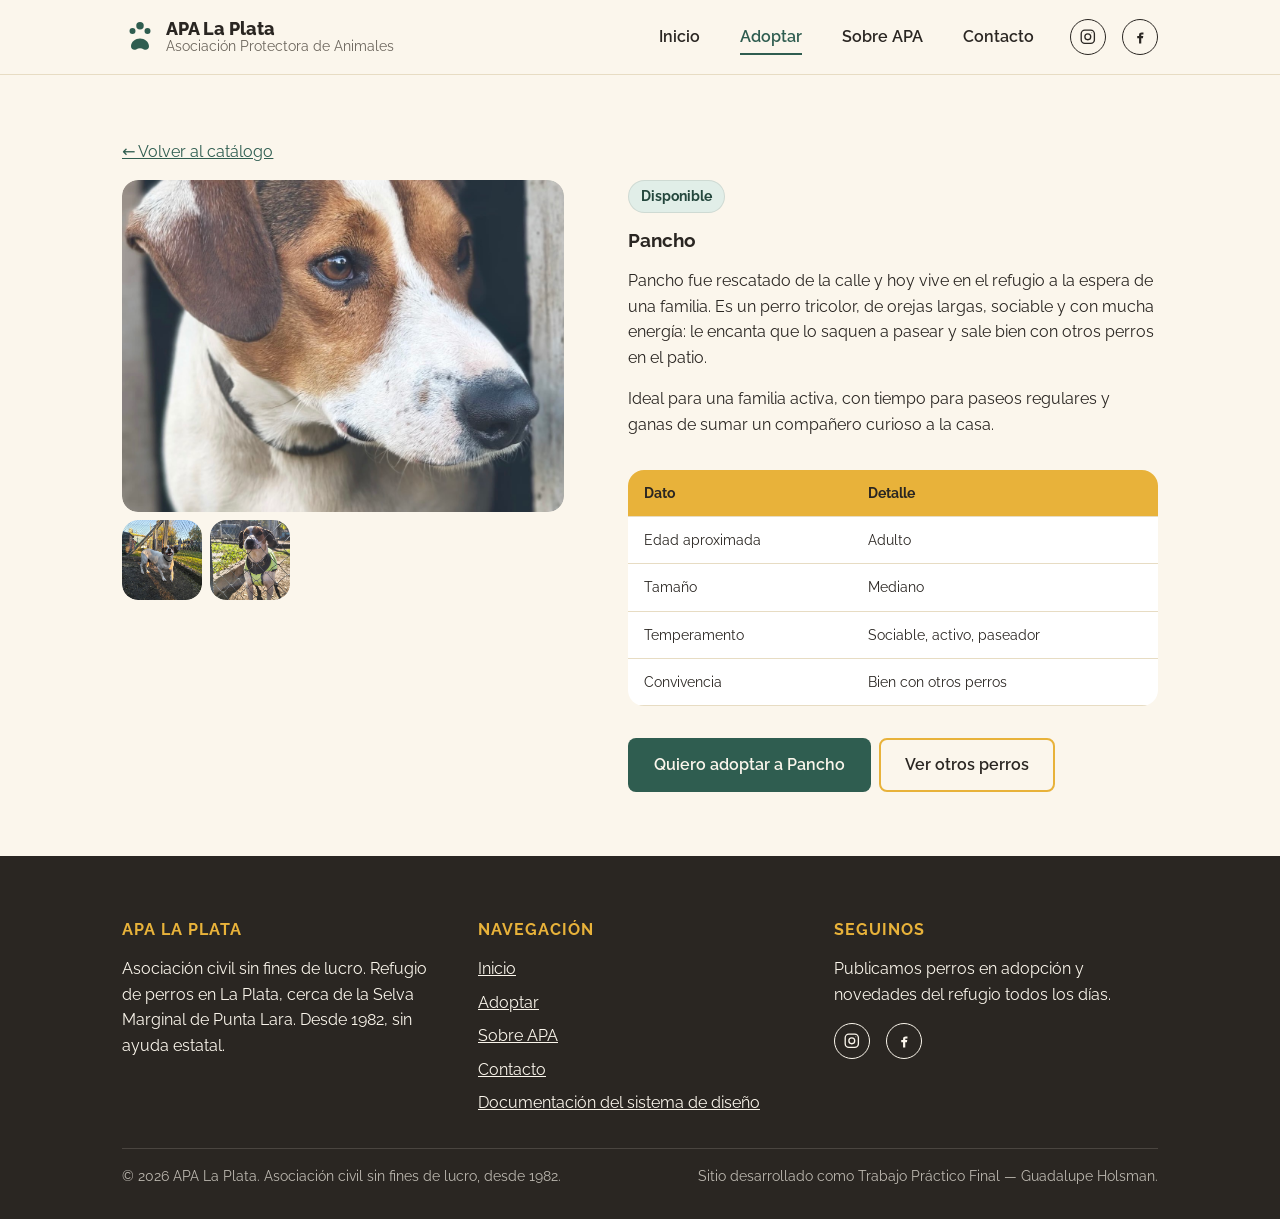
<file: animal.html>
<!DOCTYPE html>
<html lang="es">
<head>
<meta charset="UTF-8">
<meta name="viewport" content="width=device-width, initial-scale=1.0">
<title>Pancho — APA La Plata</title>
<meta name="description" content="Conocé a Pancho, uno de los perros disponibles para adopción en APA La Plata.">
<link rel="preconnect" href="https://fonts.googleapis.com">
<link rel="preconnect" href="https://fonts.gstatic.com" crossorigin>
<link href="https://fonts.googleapis.com/css2?family=Raleway:wght@400;600;700;800&display=swap" rel="stylesheet">
<link rel="stylesheet" href="css/styles.css">
<noscript><style>.reveal{opacity:1!important;transform:none!important;}</style></noscript>
</head>
<body>
<div class="pagina">

<header class="encabezado-principal">
  <div class="contenedor encabezado-principal__barra">
    <a href="index.html" class="marca">
      <svg class="marca__icono" viewBox="0 0 24 24" fill="currentColor" aria-hidden="true">
        <path d="M12 2a2.5 2.5 0 0 1 2.5 2.5A2.5 2.5 0 0 1 12 7a2.5 2.5 0 0 1-2.5-2.5A2.5 2.5 0 0 1 12 2zM7 6a2 2 0 1 1 0 4 2 2 0 0 1 0-4zM17 6a2 2 0 1 1 0 4 2 2 0 0 1 0-4zM12 13c3 0 6 2.2 6 5.2 0 1.8-1.6 2.8-3.4 2.1a4.8 4.8 0 0 0-5.2 0C7.6 21 6 20 6 18.2 6 15.2 9 13 12 13z"/>
      </svg>
      <span class="marca__texto">
        <span class="marca__nombre">APA La Plata</span>
        <span class="marca__lugar">Asociación Protectora de Animales</span>
      </span>
    </a>

    <button class="nav-toggle" id="nav-toggle" aria-expanded="false" aria-controls="nav-principal">
      <svg class="nav-toggle__icono" viewBox="0 0 24 24" fill="none" stroke="currentColor" stroke-width="2" stroke-linecap="round" aria-hidden="true">
        <line x1="4" y1="7" x2="20" y2="7"></line>
        <line x1="4" y1="12" x2="20" y2="12"></line>
        <line x1="4" y1="17" x2="20" y2="17"></line>
      </svg>
      Menú
    </button>

    <nav class="nav-principal" id="nav-principal" aria-label="Navegación principal">
      <ul class="nav-principal__lista">
        <li><a class="nav-principal__enlace" href="index.html">Inicio</a></li>
        <li><a class="nav-principal__enlace" href="adopcion.html" aria-current="page">Adoptar</a></li>
        <li><a class="nav-principal__enlace" href="index.html#sobre">Sobre APA</a></li>
        <li><a class="nav-principal__enlace" href="contacto.html">Contacto</a></li>
      </ul>
      <div class="nav-principal__redes">
        <a class="icono-red" href="https://www.instagram.com/apa.perritosenadopcion/" target="_blank" rel="noopener" aria-label="APA La Plata en Instagram">
          <svg viewBox="0 0 24 24" fill="none" stroke="currentColor" stroke-width="1.8" aria-hidden="true"><rect x="3" y="3" width="18" height="18" rx="5"></rect><circle cx="12" cy="12" r="4"></circle><circle cx="17.5" cy="6.5" r="0.6" fill="currentColor" stroke="none"></circle></svg>
        </a>
        <a class="icono-red" href="https://www.facebook.com/" target="_blank" rel="noopener" aria-label="APA La Plata en Facebook">
          <svg viewBox="0 0 24 24" fill="currentColor" aria-hidden="true"><path d="M14 9.6V11h2.7l-.4 3H14v7h-3v-7H8.5v-3H11V9.4C11 7 12.6 6 14.7 6H17v3h-2.4c-.4 0-.6.2-.6.6z"></path></svg>
        </a>
      </div>
    </nav>
  </div>
</header>

<main>
  <section class="contenedor">
    <p><a href="adopcion.html">&larr; Volver al catálogo</a></p>

    <article class="detalle-animal reveal">
      <div class="detalle-animal__imagen">
        <div class="imagen-animal">
          <img src="img/perros/pancho-1.jpg" alt="Pancho, perro tricolor de orejas largas, mirando a cámara">
        </div>
        <div class="detalle-animal__galeria">
          <div class="imagen-animal">
            <img src="img/perros/pancho-2.jpg" alt="Pancho corriendo y jugando en el patio del refugio">
          </div>
          <div class="imagen-animal">
            <img src="img/perros/pancho-3.jpg" alt="Pancho junto al alambrado del refugio, con su arnés verde">
          </div>
        </div>
      </div>

      <div>
        <div class="detalle-animal__meta">
          <span class="etiqueta-estado etiqueta-estado_disponible">Disponible</span>
        </div>
        <h1>Pancho</h1>
        <p>Pancho fue rescatado de la calle y hoy vive en el refugio a la espera de una familia. Es un perro tricolor, de orejas largas, sociable y con mucha energía: le encanta que lo saquen a pasear y sale bien con otros perros en el patio.</p>
        <p>Ideal para una familia activa, con tiempo para paseos regulares y ganas de sumar un compañero curioso a la casa.</p>

        <div class="detalle-animal__ficha">
          <table class="tabla-info">
            <thead>
              <tr><th>Dato</th><th>Detalle</th></tr>
            </thead>
            <tbody>
              <tr><td>Edad aproximada</td><td>Adulto</td></tr>
              <tr><td>Tamaño</td><td>Mediano</td></tr>
              <tr><td>Temperamento</td><td>Sociable, activo, paseador</td></tr>
              <tr><td>Convivencia</td><td>Bien con otros perros</td></tr>
            </tbody>
          </table>
        </div>

        <div class="tarjeta-animal__acciones" style="margin-top: var(--espacio-md);">
          <a href="contacto.html" class="btn btn-primario">Quiero adoptar a Pancho</a>
          <a href="adopcion.html" class="btn btn-secundario">Ver otros perros</a>
        </div>
      </div>
    </article>
  </section>
</main>

<footer class="pie-pagina">
  <div class="contenedor">
    <div class="pie-pagina__grid">
      <div>
        <h2 class="pie-pagina__titulo">APA La Plata</h2>
        <p>Asociación civil sin fines de lucro. Refugio de perros en La Plata, cerca de la Selva Marginal de Punta Lara. Desde 1982, sin ayuda estatal.</p>
      </div>
      <div>
        <h2 class="pie-pagina__titulo">Navegación</h2>
        <ul class="pie-pagina__lista">
          <li><a href="index.html">Inicio</a></li>
          <li><a href="adopcion.html">Adoptar</a></li>
          <li><a href="index.html#sobre">Sobre APA</a></li>
          <li><a href="contacto.html">Contacto</a></li>
          <li><a href="sistema.html">Documentación del sistema de diseño</a></li>
        </ul>
      </div>
      <div>
        <h2 class="pie-pagina__titulo">Seguinos</h2>
        <p>Publicamos perros en adopción y novedades del refugio todos los días.</p>
        <div class="pie-pagina__redes">
          <a class="icono-red" href="https://www.instagram.com/apa.perritosenadopcion/" target="_blank" rel="noopener" aria-label="APA La Plata en Instagram">
            <svg viewBox="0 0 24 24" fill="none" stroke="currentColor" stroke-width="1.8" aria-hidden="true"><rect x="3" y="3" width="18" height="18" rx="5"></rect><circle cx="12" cy="12" r="4"></circle><circle cx="17.5" cy="6.5" r="0.6" fill="currentColor" stroke="none"></circle></svg>
          </a>
          <a class="icono-red" href="https://www.facebook.com/" target="_blank" rel="noopener" aria-label="APA La Plata en Facebook">
            <svg viewBox="0 0 24 24" fill="currentColor" aria-hidden="true"><path d="M14 9.6V11h2.7l-.4 3H14v7h-3v-7H8.5v-3H11V9.4C11 7 12.6 6 14.7 6H17v3h-2.4c-.4 0-.6.2-.6.6z"></path></svg>
          </a>
        </div>
      </div>
    </div>
    <div class="pie-pagina__base">
      <span>© 2026 APA La Plata. Asociación civil sin fines de lucro, desde 1982.</span>
      <span>Sitio desarrollado como Trabajo Práctico Final — Guadalupe Holsman.</span>
    </div>
  </div>
</footer>

</div>
<script src="js/main.js"></script>
</body>
</html>
</file>
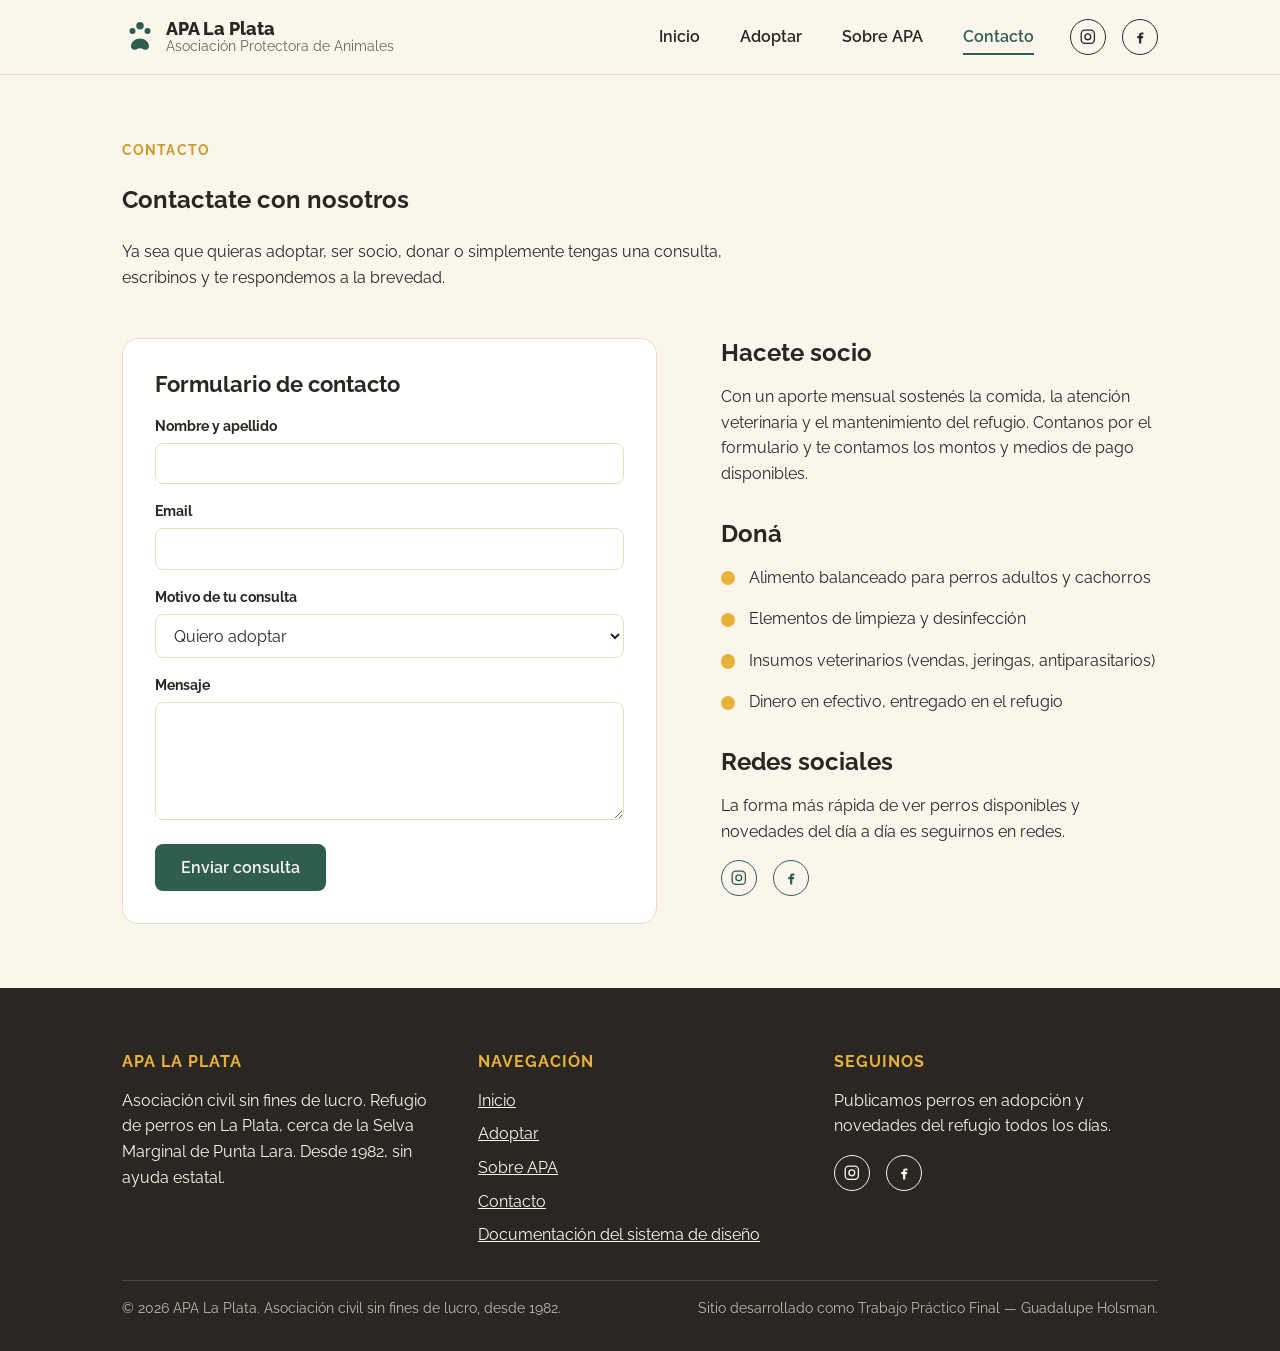
<file: contacto.html>
<!DOCTYPE html>
<html lang="es">
<head>
<meta charset="UTF-8">
<meta name="viewport" content="width=device-width, initial-scale=1.0">
<title>Contacto y cómo colaborar — APA La Plata</title>
<meta name="description" content="Contactate con APA La Plata para adoptar, ser socio o donar. También podés escribirnos por Instagram o Facebook.">
<link rel="preconnect" href="https://fonts.googleapis.com">
<link rel="preconnect" href="https://fonts.gstatic.com" crossorigin>
<link href="https://fonts.googleapis.com/css2?family=Raleway:wght@400;600;700;800&display=swap" rel="stylesheet">
<link rel="stylesheet" href="css/styles.css">
<noscript><style>.reveal{opacity:1!important;transform:none!important;}</style></noscript>
</head>
<body>
<div class="pagina">

<header class="encabezado-principal">
  <div class="contenedor encabezado-principal__barra">
    <a href="index.html" class="marca">
      <svg class="marca__icono" viewBox="0 0 24 24" fill="currentColor" aria-hidden="true">
        <path d="M12 2a2.5 2.5 0 0 1 2.5 2.5A2.5 2.5 0 0 1 12 7a2.5 2.5 0 0 1-2.5-2.5A2.5 2.5 0 0 1 12 2zM7 6a2 2 0 1 1 0 4 2 2 0 0 1 0-4zM17 6a2 2 0 1 1 0 4 2 2 0 0 1 0-4zM12 13c3 0 6 2.2 6 5.2 0 1.8-1.6 2.8-3.4 2.1a4.8 4.8 0 0 0-5.2 0C7.6 21 6 20 6 18.2 6 15.2 9 13 12 13z"/>
      </svg>
      <span class="marca__texto">
        <span class="marca__nombre">APA La Plata</span>
        <span class="marca__lugar">Asociación Protectora de Animales</span>
      </span>
    </a>

    <button class="nav-toggle" id="nav-toggle" aria-expanded="false" aria-controls="nav-principal">
      <svg class="nav-toggle__icono" viewBox="0 0 24 24" fill="none" stroke="currentColor" stroke-width="2" stroke-linecap="round" aria-hidden="true">
        <line x1="4" y1="7" x2="20" y2="7"></line>
        <line x1="4" y1="12" x2="20" y2="12"></line>
        <line x1="4" y1="17" x2="20" y2="17"></line>
      </svg>
      Menú
    </button>

    <nav class="nav-principal" id="nav-principal" aria-label="Navegación principal">
      <ul class="nav-principal__lista">
        <li><a class="nav-principal__enlace" href="index.html">Inicio</a></li>
        <li><a class="nav-principal__enlace" href="adopcion.html">Adoptar</a></li>
        <li><a class="nav-principal__enlace" href="index.html#sobre">Sobre APA</a></li>
        <li><a class="nav-principal__enlace" href="contacto.html" aria-current="page">Contacto</a></li>
      </ul>
      <div class="nav-principal__redes">
        <a class="icono-red" href="https://www.instagram.com/apa.perritosenadopcion/" target="_blank" rel="noopener" aria-label="APA La Plata en Instagram">
          <svg viewBox="0 0 24 24" fill="none" stroke="currentColor" stroke-width="1.8" aria-hidden="true"><rect x="3" y="3" width="18" height="18" rx="5"></rect><circle cx="12" cy="12" r="4"></circle><circle cx="17.5" cy="6.5" r="0.6" fill="currentColor" stroke="none"></circle></svg>
        </a>
        <a class="icono-red" href="https://www.facebook.com/" target="_blank" rel="noopener" aria-label="APA La Plata en Facebook">
          <svg viewBox="0 0 24 24" fill="currentColor" aria-hidden="true"><path d="M14 9.6V11h2.7l-.4 3H14v7h-3v-7H8.5v-3H11V9.4C11 7 12.6 6 14.7 6H17v3h-2.4c-.4 0-.6.2-.6.6z"></path></svg>
        </a>
      </div>
    </nav>
  </div>
</header>

<main>
  <section class="contenedor">
    <div class="seccion__encabezado reveal">
      <p class="seccion__kicker">Contacto</p>
      <h1>Contactate con nosotros</h1>
      <p>Ya sea que quieras adoptar, ser socio, donar o simplemente tengas una consulta, escribinos y te respondemos a la brevedad.</p>
    </div>

    <div class="grid-dos-columnas">
      <form class="formulario-contacto reveal" novalidate>
        <h2 style="font-size: var(--tipo-grande); margin-bottom: var(--espacio-sm);">Formulario de contacto</h2>

        <div class="campo">
          <label class="campo__etiqueta" for="nombre">Nombre y apellido</label>
          <input class="campo-texto" type="text" id="nombre" name="nombre" required>
        </div>

        <div class="campo">
          <label class="campo__etiqueta" for="email">Email</label>
          <input class="campo-texto" type="email" id="email" name="email" required>
        </div>

        <div class="campo">
          <label class="campo__etiqueta" for="motivo">Motivo de tu consulta</label>
          <select class="campo-texto" id="motivo" name="motivo">
            <option value="adopcion">Quiero adoptar</option>
            <option value="socio">Quiero ser socio</option>
            <option value="donacion">Quiero donar</option>
            <option value="otro">Otra consulta</option>
          </select>
        </div>

        <div class="campo">
          <label class="campo__etiqueta" for="mensaje">Mensaje</label>
          <textarea class="campo-texto" id="mensaje" name="mensaje" rows="5" required></textarea>
        </div>

        <button type="submit" class="btn btn-primario formulario-contacto__enviar">Enviar consulta</button>
      </form>

      <div>
        <article class="reveal reveal--retraso-1" style="margin-bottom: var(--espacio-md);">
          <h2>Hacete socio</h2>
          <p>Con un aporte mensual sostenés la comida, la atención veterinaria y el mantenimiento del refugio. Contanos por el formulario y te contamos los montos y medios de pago disponibles.</p>
        </article>

        <article class="reveal reveal--retraso-2" style="margin-bottom: var(--espacio-md);">
          <h2>Doná</h2>
          <ul class="lista-simple">
            <li>Alimento balanceado para perros adultos y cachorros</li>
            <li>Elementos de limpieza y desinfección</li>
            <li>Insumos veterinarios (vendas, jeringas, antiparasitarios)</li>
            <li>Dinero en efectivo, entregado en el refugio</li>
          </ul>
        </article>

        <article>
          <h2>Redes sociales</h2>
          <p>La forma más rápida de ver perros disponibles y novedades del día a día es seguirnos en redes.</p>
          <div class="pie-pagina__redes" style="color: var(--color-secundario);">
            <a class="icono-red" href="https://www.instagram.com/apa.perritosenadopcion/" target="_blank" rel="noopener" aria-label="APA La Plata en Instagram">
              <svg viewBox="0 0 24 24" fill="none" stroke="currentColor" stroke-width="1.8" aria-hidden="true"><rect x="3" y="3" width="18" height="18" rx="5"></rect><circle cx="12" cy="12" r="4"></circle><circle cx="17.5" cy="6.5" r="0.6" fill="currentColor" stroke="none"></circle></svg>
            </a>
            <a class="icono-red" href="https://www.facebook.com/" target="_blank" rel="noopener" aria-label="APA La Plata en Facebook">
              <svg viewBox="0 0 24 24" fill="currentColor" aria-hidden="true"><path d="M14 9.6V11h2.7l-.4 3H14v7h-3v-7H8.5v-3H11V9.4C11 7 12.6 6 14.7 6H17v3h-2.4c-.4 0-.6.2-.6.6z"></path></svg>
            </a>
          </div>
        </article>
      </div>
    </div>
  </section>
</main>

<footer class="pie-pagina">
  <div class="contenedor">
    <div class="pie-pagina__grid">
      <div>
        <h2 class="pie-pagina__titulo">APA La Plata</h2>
        <p>Asociación civil sin fines de lucro. Refugio de perros en La Plata, cerca de la Selva Marginal de Punta Lara. Desde 1982, sin ayuda estatal.</p>
      </div>
      <div>
        <h2 class="pie-pagina__titulo">Navegación</h2>
        <ul class="pie-pagina__lista">
          <li><a href="index.html">Inicio</a></li>
          <li><a href="adopcion.html">Adoptar</a></li>
          <li><a href="index.html#sobre">Sobre APA</a></li>
          <li><a href="contacto.html">Contacto</a></li>
          <li><a href="sistema.html">Documentación del sistema de diseño</a></li>
        </ul>
      </div>
      <div>
        <h2 class="pie-pagina__titulo">Seguinos</h2>
        <p>Publicamos perros en adopción y novedades del refugio todos los días.</p>
        <div class="pie-pagina__redes">
          <a class="icono-red" href="https://www.instagram.com/apa.perritosenadopcion/" target="_blank" rel="noopener" aria-label="APA La Plata en Instagram">
            <svg viewBox="0 0 24 24" fill="none" stroke="currentColor" stroke-width="1.8" aria-hidden="true"><rect x="3" y="3" width="18" height="18" rx="5"></rect><circle cx="12" cy="12" r="4"></circle><circle cx="17.5" cy="6.5" r="0.6" fill="currentColor" stroke="none"></circle></svg>
          </a>
          <a class="icono-red" href="https://www.facebook.com/" target="_blank" rel="noopener" aria-label="APA La Plata en Facebook">
            <svg viewBox="0 0 24 24" fill="currentColor" aria-hidden="true"><path d="M14 9.6V11h2.7l-.4 3H14v7h-3v-7H8.5v-3H11V9.4C11 7 12.6 6 14.7 6H17v3h-2.4c-.4 0-.6.2-.6.6z"></path></svg>
          </a>
        </div>
      </div>
    </div>
    <div class="pie-pagina__base">
      <span>© 2026 APA La Plata. Asociación civil sin fines de lucro, desde 1982.</span>
      <span>Sitio desarrollado como Trabajo Práctico Final — Guadalupe Holsman.</span>
    </div>
  </div>
</footer>

</div>
<script src="js/main.js"></script>
</body>
</html>
</file>
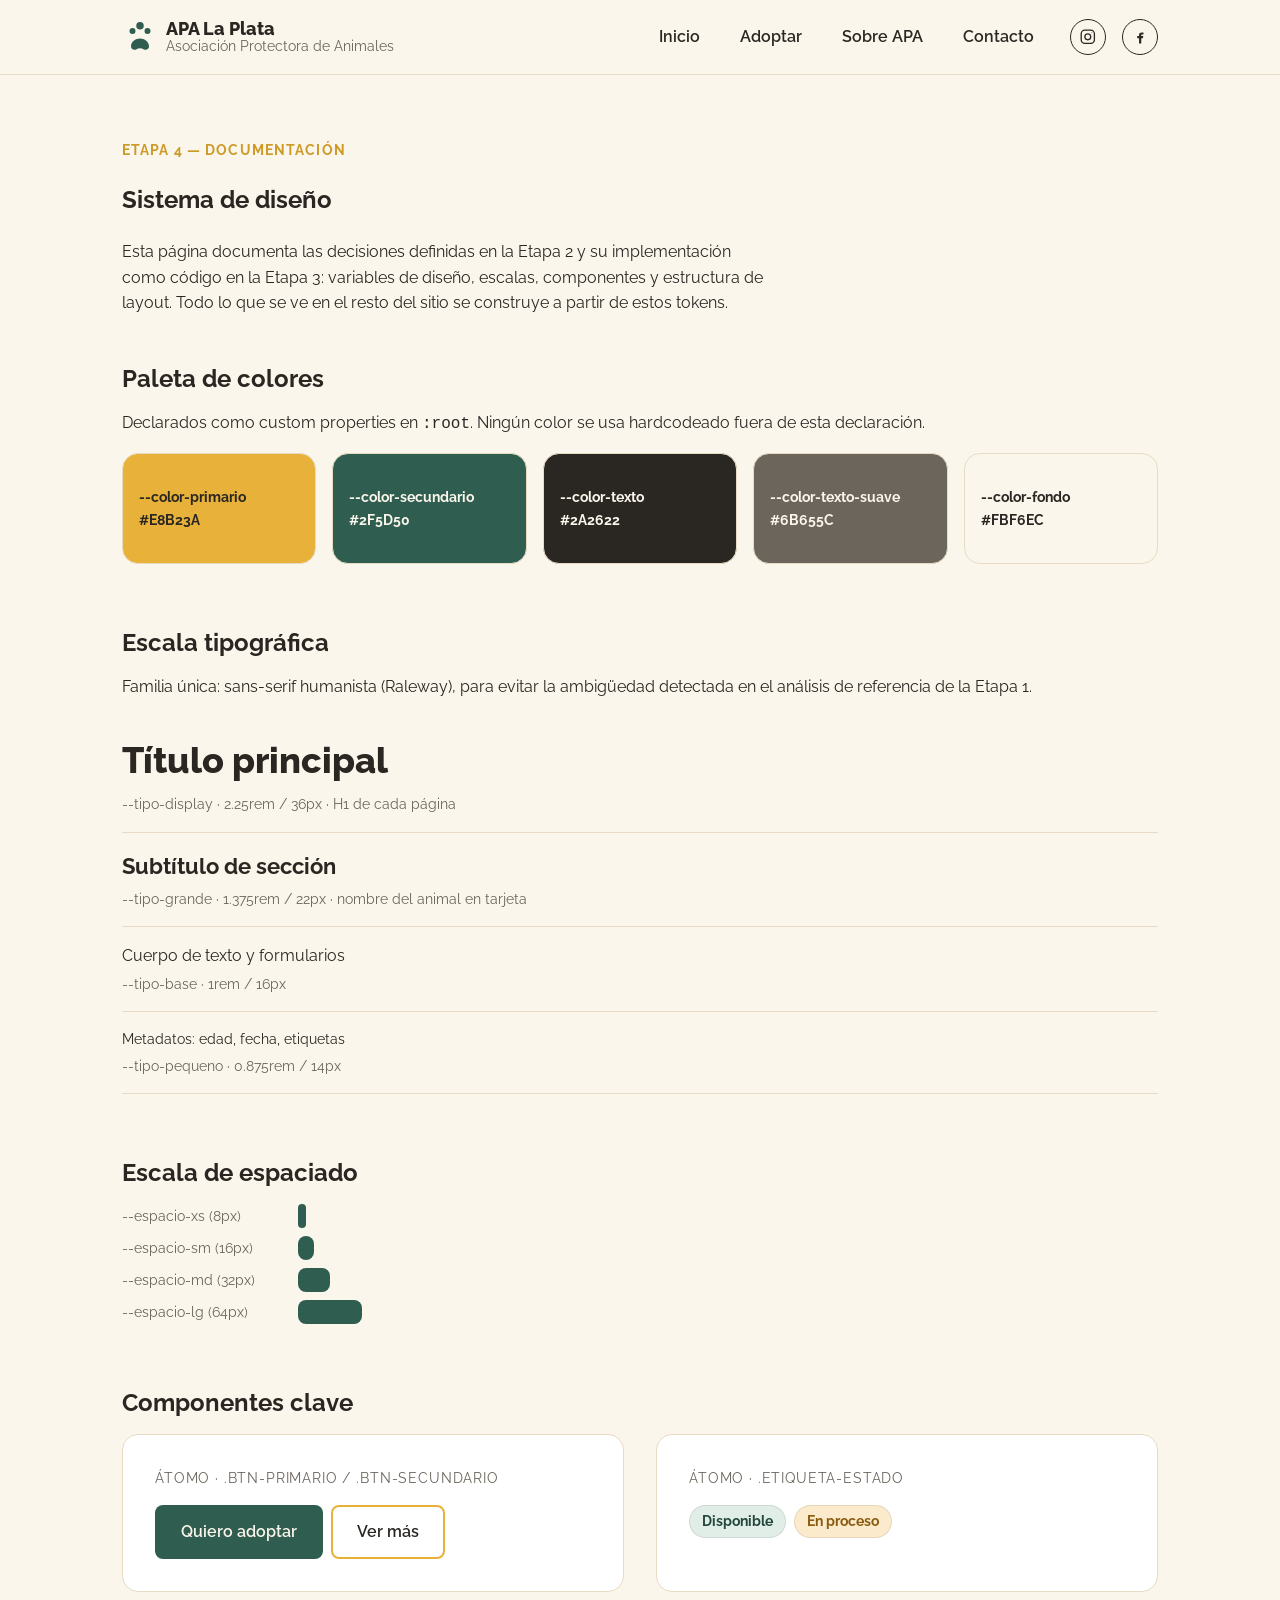
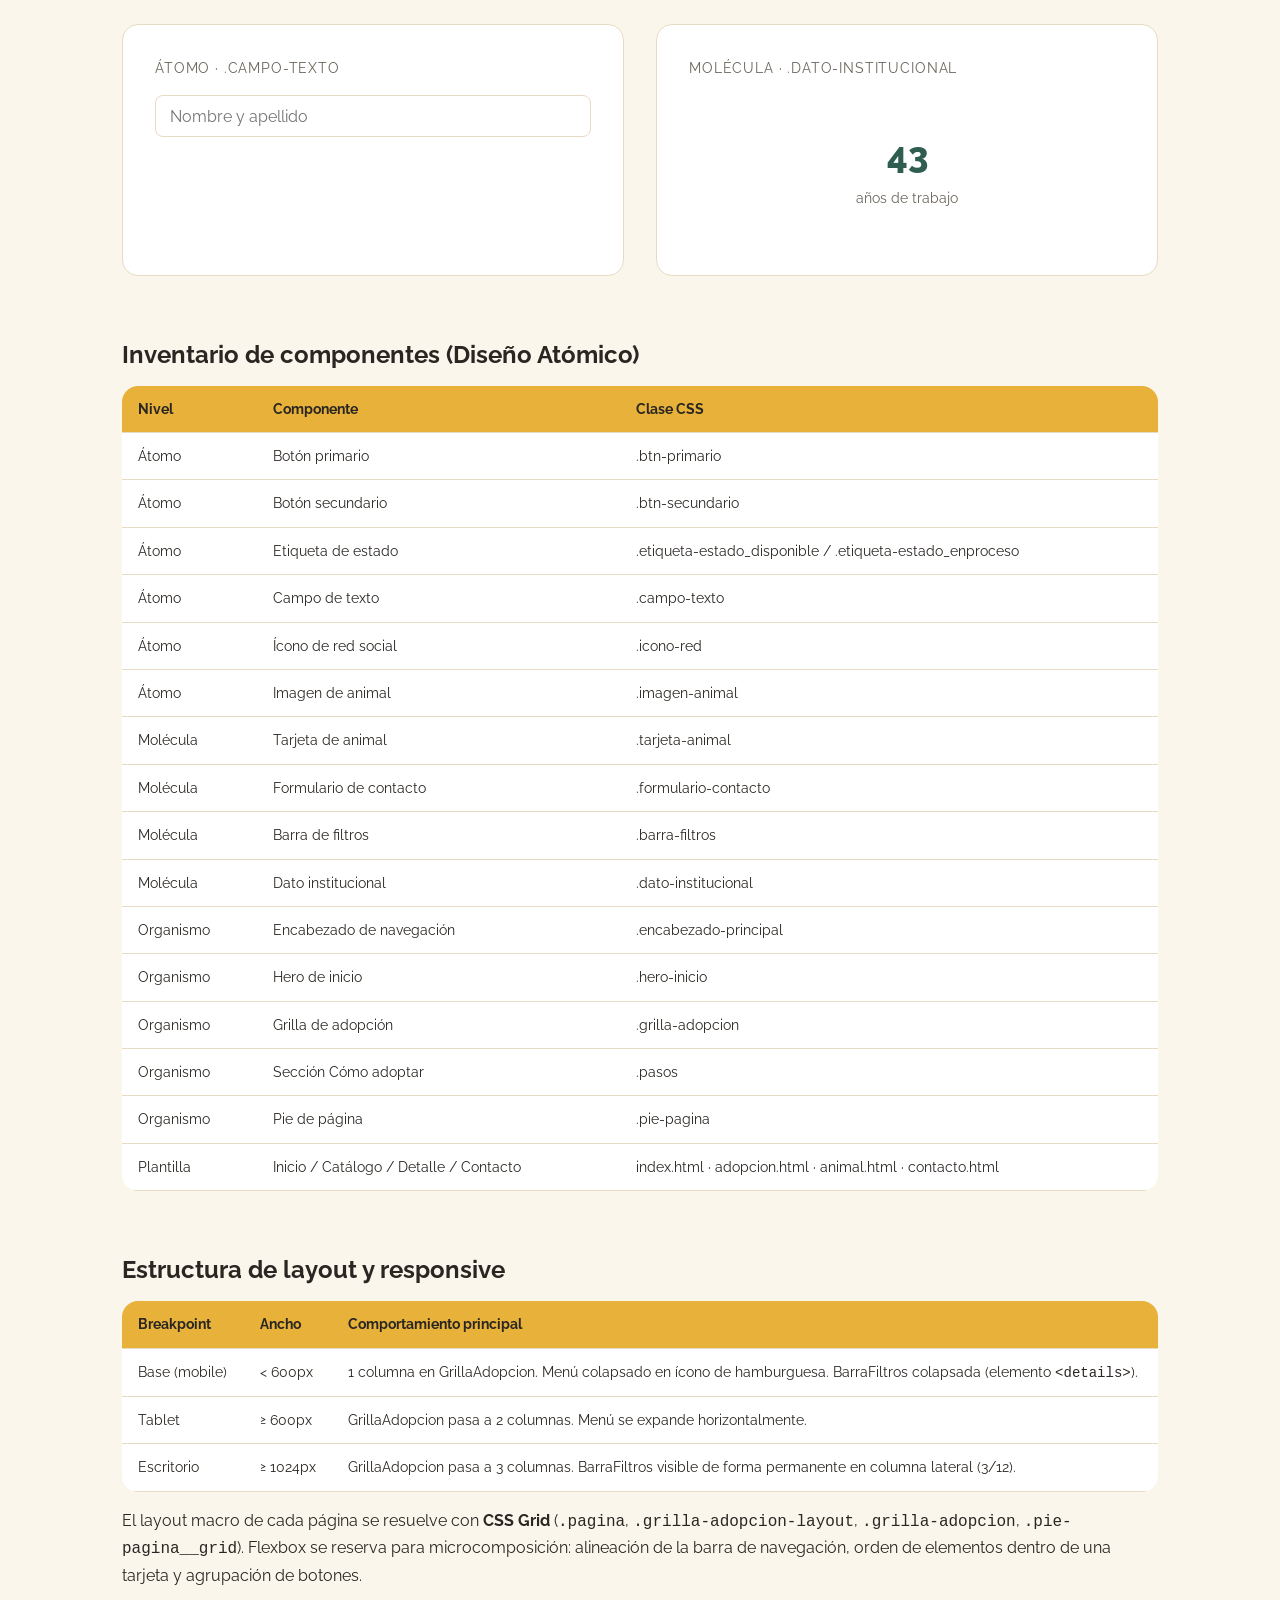
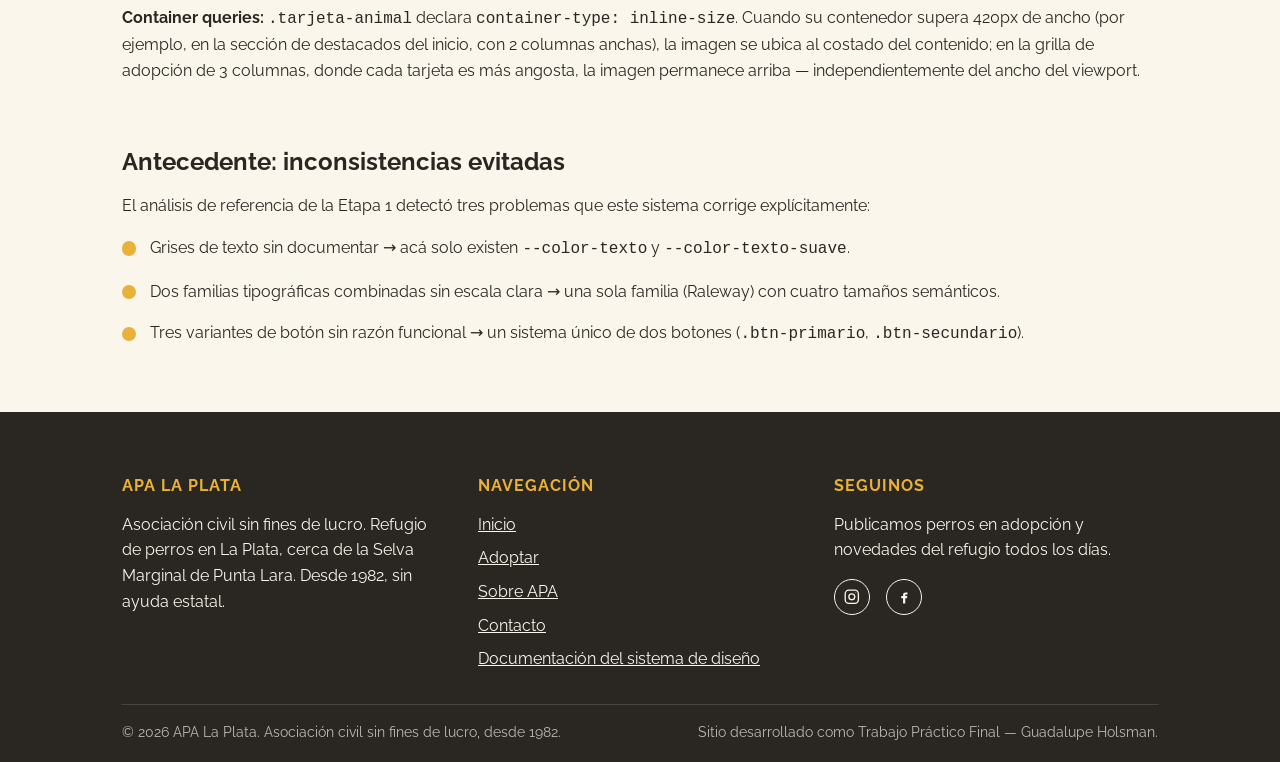
<file: sistema.html>
<!DOCTYPE html>
<html lang="es">
<head>
<meta charset="UTF-8">
<meta name="viewport" content="width=device-width, initial-scale=1.0">
<title>Documentación del sistema de diseño — APA La Plata</title>
<meta name="description" content="Sistema de diseño de APA La Plata: paleta de colores, escala tipográfica, escala de espaciado, inventario de componentes y estructura de layout.">
<link rel="preconnect" href="https://fonts.googleapis.com">
<link rel="preconnect" href="https://fonts.gstatic.com" crossorigin>
<link href="https://fonts.googleapis.com/css2?family=Raleway:wght@400;600;700;800&display=swap" rel="stylesheet">
<link rel="stylesheet" href="css/styles.css">
<noscript><style>.reveal{opacity:1!important;transform:none!important;}</style></noscript>
</head>
<body>
<div class="pagina">

<header class="encabezado-principal">
  <div class="contenedor encabezado-principal__barra">
    <a href="index.html" class="marca">
      <svg class="marca__icono" viewBox="0 0 24 24" fill="currentColor" aria-hidden="true">
        <path d="M12 2a2.5 2.5 0 0 1 2.5 2.5A2.5 2.5 0 0 1 12 7a2.5 2.5 0 0 1-2.5-2.5A2.5 2.5 0 0 1 12 2zM7 6a2 2 0 1 1 0 4 2 2 0 0 1 0-4zM17 6a2 2 0 1 1 0 4 2 2 0 0 1 0-4zM12 13c3 0 6 2.2 6 5.2 0 1.8-1.6 2.8-3.4 2.1a4.8 4.8 0 0 0-5.2 0C7.6 21 6 20 6 18.2 6 15.2 9 13 12 13z"/>
      </svg>
      <span class="marca__texto">
        <span class="marca__nombre">APA La Plata</span>
        <span class="marca__lugar">Asociación Protectora de Animales</span>
      </span>
    </a>

    <button class="nav-toggle" id="nav-toggle" aria-expanded="false" aria-controls="nav-principal">
      <svg class="nav-toggle__icono" viewBox="0 0 24 24" fill="none" stroke="currentColor" stroke-width="2" stroke-linecap="round" aria-hidden="true">
        <line x1="4" y1="7" x2="20" y2="7"></line>
        <line x1="4" y1="12" x2="20" y2="12"></line>
        <line x1="4" y1="17" x2="20" y2="17"></line>
      </svg>
      Menú
    </button>

    <nav class="nav-principal" id="nav-principal" aria-label="Navegación principal">
      <ul class="nav-principal__lista">
        <li><a class="nav-principal__enlace" href="index.html">Inicio</a></li>
        <li><a class="nav-principal__enlace" href="adopcion.html">Adoptar</a></li>
        <li><a class="nav-principal__enlace" href="index.html#sobre">Sobre APA</a></li>
        <li><a class="nav-principal__enlace" href="contacto.html">Contacto</a></li>
      </ul>
      <div class="nav-principal__redes">
        <a class="icono-red" href="https://www.instagram.com/apa.perritosenadopcion/" target="_blank" rel="noopener" aria-label="APA La Plata en Instagram">
          <svg viewBox="0 0 24 24" fill="none" stroke="currentColor" stroke-width="1.8" aria-hidden="true"><rect x="3" y="3" width="18" height="18" rx="5"></rect><circle cx="12" cy="12" r="4"></circle><circle cx="17.5" cy="6.5" r="0.6" fill="currentColor" stroke="none"></circle></svg>
        </a>
        <a class="icono-red" href="https://www.facebook.com/" target="_blank" rel="noopener" aria-label="APA La Plata en Facebook">
          <svg viewBox="0 0 24 24" fill="currentColor" aria-hidden="true"><path d="M14 9.6V11h2.7l-.4 3H14v7h-3v-7H8.5v-3H11V9.4C11 7 12.6 6 14.7 6H17v3h-2.4c-.4 0-.6.2-.6.6z"></path></svg>
        </a>
      </div>
    </nav>
  </div>
</header>

<main>
  <section class="contenedor">
    <div class="seccion__encabezado reveal">
      <p class="seccion__kicker">Etapa 4 — Documentación</p>
      <h1>Sistema de diseño</h1>
      <p>Esta página documenta las decisiones definidas en la Etapa 2 y su implementación como código en la Etapa 3: variables de diseño, escalas, componentes y estructura de layout. Todo lo que se ve en el resto del sitio se construye a partir de estos tokens.</p>
    </div>

    <!-- Colores -->
    <section aria-labelledby="titulo-colores" style="margin-bottom: var(--espacio-lg);">
      <h2 id="titulo-colores">Paleta de colores</h2>
      <p>Declarados como custom properties en <code>:root</code>. Ningún color se usa hardcodeado fuera de esta declaración.</p>
      <div class="grilla-muestras">
        <div class="muestra-color" style="background-color: var(--color-primario); color: var(--color-texto);">
          --color-primario<br>#E8B23A
        </div>
        <div class="muestra-color" style="background-color: var(--color-secundario); color: var(--color-texto-inverso);">
          --color-secundario<br>#2F5D50
        </div>
        <div class="muestra-color" style="background-color: var(--color-texto); color: var(--color-texto-inverso);">
          --color-texto<br>#2A2622
        </div>
        <div class="muestra-color" style="background-color: var(--color-texto-suave); color: var(--color-texto-inverso);">
          --color-texto-suave<br>#6B655C
        </div>
        <div class="muestra-color" style="background-color: var(--color-fondo); color: var(--color-texto);">
          --color-fondo<br>#FBF6EC
        </div>
      </div>
    </section>

    <!-- Tipografía -->
    <section aria-labelledby="titulo-tipografia" style="margin-bottom: var(--espacio-lg);">
      <h2 id="titulo-tipografia">Escala tipográfica</h2>
      <p>Familia única: sans-serif humanista (Raleway), para evitar la ambigüedad detectada en el análisis de referencia de la Etapa 1.</p>

      <div class="muestra-tipografia">
        <span style="font-size: var(--tipo-display); font-weight: 800;">Título principal</span>
        <small>--tipo-display · 2.25rem / 36px · H1 de cada página</small>
      </div>
      <div class="muestra-tipografia">
        <span style="font-size: var(--tipo-grande); font-weight: 700;">Subtítulo de sección</span>
        <small>--tipo-grande · 1.375rem / 22px · nombre del animal en tarjeta</small>
      </div>
      <div class="muestra-tipografia">
        <span style="font-size: var(--tipo-base);">Cuerpo de texto y formularios</span>
        <small>--tipo-base · 1rem / 16px</small>
      </div>
      <div class="muestra-tipografia">
        <span style="font-size: var(--tipo-pequeno);">Metadatos: edad, fecha, etiquetas</span>
        <small>--tipo-pequeno · 0.875rem / 14px</small>
      </div>
    </section>

    <!-- Espaciado -->
    <section aria-labelledby="titulo-espaciado" style="margin-bottom: var(--espacio-lg);">
      <h2 id="titulo-espaciado">Escala de espaciado</h2>
      <div class="muestra-espaciado">
        <span class="muestra-espaciado__etiqueta">--espacio-xs (8px)</span>
        <div class="muestra-espaciado__barra" style="width: var(--espacio-xs);"></div>
      </div>
      <div class="muestra-espaciado">
        <span class="muestra-espaciado__etiqueta">--espacio-sm (16px)</span>
        <div class="muestra-espaciado__barra" style="width: var(--espacio-sm);"></div>
      </div>
      <div class="muestra-espaciado">
        <span class="muestra-espaciado__etiqueta">--espacio-md (32px)</span>
        <div class="muestra-espaciado__barra" style="width: var(--espacio-md);"></div>
      </div>
      <div class="muestra-espaciado">
        <span class="muestra-espaciado__etiqueta">--espacio-lg (64px)</span>
        <div class="muestra-espaciado__barra" style="width: var(--espacio-lg);"></div>
      </div>
    </section>

    <!-- Componentes -->
    <section aria-labelledby="titulo-componentes" style="margin-bottom: var(--espacio-lg);">
      <h2 id="titulo-componentes">Componentes clave</h2>
      <div class="grilla-componentes">
        <div class="muestra-componente">
          <p class="muestra-componente__titulo">Átomo · .btn-primario / .btn-secundario</p>
          <div style="display:flex; gap: var(--espacio-xs); flex-wrap: wrap;">
            <span class="btn btn-primario">Quiero adoptar</span>
            <span class="btn btn-secundario">Ver más</span>
          </div>
        </div>
        <div class="muestra-componente">
          <p class="muestra-componente__titulo">Átomo · .etiqueta-estado</p>
          <div style="display:flex; gap: var(--espacio-xs); flex-wrap: wrap;">
            <span class="etiqueta-estado etiqueta-estado_disponible">Disponible</span>
            <span class="etiqueta-estado etiqueta-estado_enproceso">En proceso</span>
          </div>
        </div>
        <div class="muestra-componente">
          <p class="muestra-componente__titulo">Átomo · .campo-texto</p>
          <input class="campo-texto" type="text" placeholder="Nombre y apellido" style="width:100%;">
        </div>
        <div class="muestra-componente">
          <p class="muestra-componente__titulo">Molécula · .dato-institucional</p>
          <div class="dato-institucional" style="width:100%;">
            <span class="dato-institucional__numero">43</span>
            <span class="dato-institucional__etiqueta">años de trabajo</span>
          </div>
        </div>
      </div>
    </section>

    <!-- Nomenclatura -->
    <section aria-labelledby="titulo-nomenclatura" style="margin-bottom: var(--espacio-lg);">
      <h2 id="titulo-nomenclatura">Inventario de componentes (Diseño Atómico)</h2>
      <table class="tabla-info">
        <thead>
          <tr><th>Nivel</th><th>Componente</th><th>Clase CSS</th></tr>
        </thead>
        <tbody>
          <tr><td>Átomo</td><td>Botón primario</td><td>.btn-primario</td></tr>
          <tr><td>Átomo</td><td>Botón secundario</td><td>.btn-secundario</td></tr>
          <tr><td>Átomo</td><td>Etiqueta de estado</td><td>.etiqueta-estado_disponible / .etiqueta-estado_enproceso</td></tr>
          <tr><td>Átomo</td><td>Campo de texto</td><td>.campo-texto</td></tr>
          <tr><td>Átomo</td><td>Ícono de red social</td><td>.icono-red</td></tr>
          <tr><td>Átomo</td><td>Imagen de animal</td><td>.imagen-animal</td></tr>
          <tr><td>Molécula</td><td>Tarjeta de animal</td><td>.tarjeta-animal</td></tr>
          <tr><td>Molécula</td><td>Formulario de contacto</td><td>.formulario-contacto</td></tr>
          <tr><td>Molécula</td><td>Barra de filtros</td><td>.barra-filtros</td></tr>
          <tr><td>Molécula</td><td>Dato institucional</td><td>.dato-institucional</td></tr>
          <tr><td>Organismo</td><td>Encabezado de navegación</td><td>.encabezado-principal</td></tr>
          <tr><td>Organismo</td><td>Hero de inicio</td><td>.hero-inicio</td></tr>
          <tr><td>Organismo</td><td>Grilla de adopción</td><td>.grilla-adopcion</td></tr>
          <tr><td>Organismo</td><td>Sección Cómo adoptar</td><td>.pasos</td></tr>
          <tr><td>Organismo</td><td>Pie de página</td><td>.pie-pagina</td></tr>
          <tr><td>Plantilla</td><td>Inicio / Catálogo / Detalle / Contacto</td><td>index.html · adopcion.html · animal.html · contacto.html</td></tr>
        </tbody>
      </table>
    </section>

    <!-- Layout y responsive -->
    <section aria-labelledby="titulo-layout" style="margin-bottom: var(--espacio-lg);">
      <h2 id="titulo-layout">Estructura de layout y responsive</h2>
      <table class="tabla-info">
        <thead>
          <tr><th>Breakpoint</th><th>Ancho</th><th>Comportamiento principal</th></tr>
        </thead>
        <tbody>
          <tr><td>Base (mobile)</td><td>&lt; 600px</td><td>1 columna en GrillaAdopcion. Menú colapsado en ícono de hamburguesa. BarraFiltros colapsada (elemento <code>&lt;details&gt;</code>).</td></tr>
          <tr><td>Tablet</td><td>&ge; 600px</td><td>GrillaAdopcion pasa a 2 columnas. Menú se expande horizontalmente.</td></tr>
          <tr><td>Escritorio</td><td>&ge; 1024px</td><td>GrillaAdopcion pasa a 3 columnas. BarraFiltros visible de forma permanente en columna lateral (3/12).</td></tr>
        </tbody>
      </table>
      <p style="margin-top: var(--espacio-sm);">El layout macro de cada página se resuelve con <strong>CSS Grid</strong> (<code>.pagina</code>, <code>.grilla-adopcion-layout</code>, <code>.grilla-adopcion</code>, <code>.pie-pagina__grid</code>). Flexbox se reserva para microcomposición: alineación de la barra de navegación, orden de elementos dentro de una tarjeta y agrupación de botones.</p>
      <p><strong>Container queries:</strong> <code>.tarjeta-animal</code> declara <code>container-type: inline-size</code>. Cuando su contenedor supera 420px de ancho (por ejemplo, en la sección de destacados del inicio, con 2 columnas anchas), la imagen se ubica al costado del contenido; en la grilla de adopción de 3 columnas, donde cada tarjeta es más angosta, la imagen permanece arriba — independientemente del ancho del viewport.</p>
    </section>

    <!-- Antecedente -->
    <section aria-labelledby="titulo-antecedente">
      <h2 id="titulo-antecedente">Antecedente: inconsistencias evitadas</h2>
      <p>El análisis de referencia de la Etapa 1 detectó tres problemas que este sistema corrige explícitamente:</p>
      <ul class="lista-simple">
        <li>Grises de texto sin documentar → acá solo existen <code>--color-texto</code> y <code>--color-texto-suave</code>.</li>
        <li>Dos familias tipográficas combinadas sin escala clara → una sola familia (Raleway) con cuatro tamaños semánticos.</li>
        <li>Tres variantes de botón sin razón funcional → un sistema único de dos botones (<code>.btn-primario</code>, <code>.btn-secundario</code>).</li>
      </ul>
    </section>
  </section>
</main>

<footer class="pie-pagina">
  <div class="contenedor">
    <div class="pie-pagina__grid">
      <div>
        <h2 class="pie-pagina__titulo">APA La Plata</h2>
        <p>Asociación civil sin fines de lucro. Refugio de perros en La Plata, cerca de la Selva Marginal de Punta Lara. Desde 1982, sin ayuda estatal.</p>
      </div>
      <div>
        <h2 class="pie-pagina__titulo">Navegación</h2>
        <ul class="pie-pagina__lista">
          <li><a href="index.html">Inicio</a></li>
          <li><a href="adopcion.html">Adoptar</a></li>
          <li><a href="index.html#sobre">Sobre APA</a></li>
          <li><a href="contacto.html">Contacto</a></li>
          <li><a href="sistema.html" aria-current="page">Documentación del sistema de diseño</a></li>
        </ul>
      </div>
      <div>
        <h2 class="pie-pagina__titulo">Seguinos</h2>
        <p>Publicamos perros en adopción y novedades del refugio todos los días.</p>
        <div class="pie-pagina__redes">
          <a class="icono-red" href="https://www.instagram.com/apa.perritosenadopcion/" target="_blank" rel="noopener" aria-label="APA La Plata en Instagram">
            <svg viewBox="0 0 24 24" fill="none" stroke="currentColor" stroke-width="1.8" aria-hidden="true"><rect x="3" y="3" width="18" height="18" rx="5"></rect><circle cx="12" cy="12" r="4"></circle><circle cx="17.5" cy="6.5" r="0.6" fill="currentColor" stroke="none"></circle></svg>
          </a>
          <a class="icono-red" href="https://www.facebook.com/" target="_blank" rel="noopener" aria-label="APA La Plata en Facebook">
            <svg viewBox="0 0 24 24" fill="currentColor" aria-hidden="true"><path d="M14 9.6V11h2.7l-.4 3H14v7h-3v-7H8.5v-3H11V9.4C11 7 12.6 6 14.7 6H17v3h-2.4c-.4 0-.6.2-.6.6z"></path></svg>
          </a>
        </div>
      </div>
    </div>
    <div class="pie-pagina__base">
      <span>© 2026 APA La Plata. Asociación civil sin fines de lucro, desde 1982.</span>
      <span>Sitio desarrollado como Trabajo Práctico Final — Guadalupe Holsman.</span>
    </div>
  </div>
</footer>

</div>
<script src="js/main.js"></script>
</body>
</html>
</file>
<file: css/styles.css>
/* ==========================================================================
   APA La Plata — Sistema de diseño
   Variables definidas en la Etapa 2 del TP, implementadas como custom
   properties. Ningún color, tipografía o espaciado se declara fuera de :root.
   ========================================================================== */

:root {
  /* Paleta de colores (Etapa 2 · 2.1) */
  --color-primario: #E8B23A;          /* Mostaza — marca, fondos destacados, encabezados de sección */
  --color-primario-hover: #CE9A26;
  --color-secundario: #2F5D50;        /* Verde bosque — CTAs, navegación, enlaces */
  --color-secundario-hover: #244a3f;
  --color-texto: #2A2622;             /* TextoBase — texto principal sobre fondo claro */
  --color-texto-suave: #6B655C;       /* TextoSuave — texto secundario, metadatos */
  --color-fondo: #FBF6EC;             /* FondoBase — fondo general de página */

  /* Neutros derivados, necesarios para superficies e interacción */
  --color-superficie: #FFFFFF;
  --color-borde: #E7DCC3;
  --color-texto-inverso: #FBF6EC;
  --color-sombra: rgba(42, 38, 34, 0.10);

  /* Estados de EtiquetaEstado */
  --color-estado-disponible-fondo: #E1EEE8;
  --color-estado-disponible-texto: #24473d;
  --color-estado-enproceso-fondo: #FBEACB;
  --color-estado-enproceso-texto: #8A5B10;

  /* Escala tipográfica (Etapa 2 · 2.1) */
  --fuente-base: 'Raleway', 'Segoe UI', system-ui, -apple-system, sans-serif;
  --tipo-pequeno: 0.875rem; /* 14px */
  --tipo-base: 1rem;        /* 16px */
  --tipo-grande: 1.375rem;  /* 22px */
  --tipo-display: 2.25rem;  /* 36px */

  /* Escala de espaciado (Etapa 2 · 2.1) */
  --espacio-xs: 0.5rem;  /* 8px */
  --espacio-sm: 1rem;    /* 16px */
  --espacio-md: 2rem;    /* 32px */
  --espacio-lg: 4rem;    /* 64px */

  /* Layout */
  --ancho-lectura: 1100px;
  --radio-sm: 0.5rem;
  --radio-md: 1rem;
  --radio-pill: 999px;
}

/* ==========================================================================
   Animaciones
   Keyframes y utilidades reutilizadas por componentes de todo el sitio.
   Se respeta prefers-reduced-motion para accesibilidad.
   ========================================================================== */

@keyframes aparecer-subiendo {
  from {
    opacity: 0;
    transform: translateY(28px);
  }
  to {
    opacity: 1;
    transform: translateY(0);
  }
}

@keyframes flotar {
  0%, 100% { transform: translateY(0); }
  50% { transform: translateY(-10px); }
}

@keyframes girar-suave {
  from { transform: rotate(-4deg); }
  to { transform: rotate(4deg); }
}

/* .reveal: se activa vía IntersectionObserver (js/main.js) agregando
   .reveal--visible cuando el elemento entra en el viewport. */
.reveal {
  opacity: 0;
  transform: translateY(28px);
  transition: opacity 0.6s ease, transform 0.6s ease;
}

.reveal--visible {
  opacity: 1;
  transform: translateY(0);
}

.reveal--retraso-1 { transition-delay: 0.08s; }
.reveal--retraso-2 { transition-delay: 0.16s; }
.reveal--retraso-3 { transition-delay: 0.24s; }
.reveal--retraso-4 { transition-delay: 0.32s; }

@media (prefers-reduced-motion: reduce) {
  *, *::before, *::after {
    animation-duration: 0.01ms !important;
    animation-iteration-count: 1 !important;
    transition-duration: 0.01ms !important;
    scroll-behavior: auto !important;
  }
}

/* ==========================================================================
   Reset básico
   ========================================================================== */

*,
*::before,
*::after {
  box-sizing: border-box;
}

html {
  -webkit-text-size-adjust: 100%;
  scroll-behavior: smooth;
  overflow-x: hidden;
}

body {
  margin: 0;
  overflow-x: hidden;
  font-family: var(--fuente-base);
  font-size: var(--tipo-base);
  line-height: 1.6;
  color: var(--color-texto);
  background-color: var(--color-fondo);
}

img,
svg {
  display: block;
  max-width: 100%;
}

a {
  color: var(--color-secundario);
}

ul,
ol {
  padding-left: 1.2em;
}

h1, h2, h3, h4, h5, h6 {
  line-height: 1.25;
  font-weight: 700;
  margin: 0 0 var(--espacio-sm) 0;
}

p {
  margin: 0 0 var(--espacio-sm) 0;
}

button,
input,
textarea,
select {
  font-family: inherit;
  font-size: inherit;
}

.visualmente-oculto {
  position: absolute;
  width: 1px;
  height: 1px;
  padding: 0;
  margin: -1px;
  overflow: hidden;
  clip: rect(0, 0, 0, 0);
  white-space: nowrap;
  border: 0;
}

/* ==========================================================================
   Layout macro — CSS Grid
   La estructura de cada página (encabezado / main / pie) y la disposición
   de secciones dentro de main se resuelven con Grid. Flexbox se reserva
   para microcomposición (nav, botones, tarjetas).
   ========================================================================== */

.pagina {
  display: grid;
  grid-template-rows: auto 1fr auto;
  min-height: 100vh;
}

.contenedor {
  width: 100%;
  max-width: var(--ancho-lectura);
  margin-inline: auto;
  padding-inline: var(--espacio-sm);
}

@media (min-width: 768px) {
  .contenedor {
    padding-inline: var(--espacio-md);
  }
}

main {
  display: grid;
  gap: var(--espacio-lg);
  padding-block: var(--espacio-lg) var(--espacio-lg);
}

.seccion__encabezado {
  display: grid;
  gap: var(--espacio-xs);
  margin-bottom: var(--espacio-md);
  max-width: 65ch;
}

.seccion__kicker {
  font-size: var(--tipo-pequeno);
  font-weight: 700;
  letter-spacing: 0.08em;
  text-transform: uppercase;
  color: var(--color-primario-hover);
}

.seccion--fondo-primario {
  background-color: var(--color-primario);
  padding-block: var(--espacio-lg);
}

.seccion--fondo-secundario {
  background-color: var(--color-secundario);
  color: var(--color-texto-inverso);
  padding-block: var(--espacio-lg);
}

.seccion--fondo-secundario a {
  color: var(--color-texto-inverso);
}

/* Tarjeta de contenido para los artículos de "Cómo colaborar": misma
   lógica que .pasos__item, superficie propia para separar cada bloque. */
.colaborar-tarjeta {
  background-color: var(--color-superficie);
  color: var(--color-texto);
  border: 1px solid var(--color-borde);
  border-radius: var(--radio-md);
  padding: var(--espacio-md);
}

.colaborar-tarjeta .lista-simple {
  margin-bottom: var(--espacio-md);
}

.colaborar-tarjeta__nota {
  font-size: var(--tipo-pequeno);
  color: var(--color-texto-suave);
  margin-bottom: var(--espacio-sm);
}

/* Grid de dos columnas para bloques institucionales: macro-layout con Grid,
   colapsa a una columna en mobile (mobile-first). */
.grid-dos-columnas {
  display: grid;
  gap: var(--espacio-md);
  grid-template-columns: 1fr;
  align-items: start;
}

@media (min-width: 768px) {
  .grid-dos-columnas {
    grid-template-columns: 1.1fr 0.9fr;
    gap: var(--espacio-lg);
  }
}

/* ==========================================================================
   EncabezadoPrincipal (organismo)
   ========================================================================== */

.encabezado-principal {
  background-color: var(--color-fondo);
  border-bottom: 1px solid var(--color-borde);
  position: sticky;
  top: 0;
  z-index: 20;
}

.encabezado-principal__barra {
  display: flex;
  flex-wrap: wrap;
  align-items: center;
  justify-content: space-between;
  gap: var(--espacio-sm);
  padding-block: var(--espacio-sm);
}

.marca {
  display: flex;
  align-items: center;
  gap: var(--espacio-xs);
  text-decoration: none;
  color: var(--color-texto);
}

.marca__icono {
  width: 2.25rem;
  height: 2.25rem;
  flex-shrink: 0;
  color: var(--color-secundario);
}

.marca__texto {
  display: flex;
  flex-direction: column;
  line-height: 1.1;
}

.marca__nombre {
  font-weight: 800;
  font-size: 1.125rem;
}

.marca__lugar {
  font-size: var(--tipo-pequeno);
  color: var(--color-texto-suave);
}

.nav-toggle {
  display: inline-flex;
  align-items: center;
  gap: var(--espacio-xs);
  background: none;
  border: 1px solid var(--color-borde);
  border-radius: var(--radio-sm);
  padding: 0.5rem 0.75rem;
  color: var(--color-texto);
  cursor: pointer;
  transition: border-color 0.15s ease, color 0.15s ease;
}

.nav-toggle:hover {
  border-color: var(--color-secundario);
  color: var(--color-secundario);
}

.nav-toggle__icono {
  width: 1.25rem;
  height: 1.25rem;
  transition: transform 0.3s ease;
}

.nav-toggle[aria-expanded="true"] .nav-toggle__icono {
  transform: rotate(90deg);
}

.nav-principal {
  display: flex;
  flex-direction: column;
  width: 100%;
  gap: var(--espacio-xs);
  padding-block: 0;
  border-top: 1px solid var(--color-borde);
  max-height: 0;
  overflow: hidden;
  opacity: 0;
  transition: max-height 0.35s ease, opacity 0.25s ease, padding-block 0.35s ease;
}

.nav-principal.esta-abierto {
  max-height: 24rem;
  opacity: 1;
  padding-block: var(--espacio-sm);
}

.nav-principal__lista {
  list-style: none;
  margin: 0;
  padding: 0;
  display: flex;
  flex-direction: column;
  gap: var(--espacio-xs);
}

.nav-principal__enlace {
  position: relative;
  display: block;
  padding: 0.5rem 0.25rem;
  text-decoration: none;
  color: var(--color-texto);
  font-weight: 600;
  border-radius: var(--radio-sm);
  transition: color 0.15s ease;
}

.nav-principal__enlace::after {
  content: '';
  position: absolute;
  left: 0.25rem;
  right: 0.25rem;
  bottom: 0.15rem;
  height: 2px;
  background-color: var(--color-secundario);
  transform: scaleX(0);
  transform-origin: left;
  transition: transform 0.25s ease;
}

.nav-principal__enlace:hover,
.nav-principal__enlace[aria-current="page"] {
  color: var(--color-secundario);
}

.nav-principal__enlace:hover::after,
.nav-principal__enlace[aria-current="page"]::after {
  transform: scaleX(1);
}

.nav-principal__redes {
  display: flex;
  gap: var(--espacio-sm);
  padding-top: var(--espacio-xs);
}

@media (min-width: 768px) {
  .nav-toggle {
    display: none;
  }

  .nav-principal {
    display: flex;
    flex-direction: row;
    align-items: center;
    justify-content: flex-end;
    width: auto;
    gap: var(--espacio-md);
    border-top: none;
    padding-block: 0;
    flex: 1;
    max-height: none;
    overflow: visible;
    opacity: 1;
    transition: none;
  }

  .nav-principal__lista {
    flex-direction: row;
    gap: var(--espacio-md);
  }

  .nav-principal__redes {
    padding-top: 0;
  }
}

/* ==========================================================================
   Átomos
   ========================================================================== */

/* Botones — sistema único (corrige inconsistencia detectada en Etapa 1) */
.btn {
  display: inline-flex;
  align-items: center;
  justify-content: center;
  gap: var(--espacio-xs);
  font-weight: 600;
  font-size: var(--tipo-base);
  padding: 0.75rem 1.5rem;
  border-radius: var(--radio-sm);
  text-decoration: none;
  cursor: pointer;
  border: 2px solid transparent;
  transition: background-color 0.15s ease, color 0.15s ease, border-color 0.15s ease, transform 0.15s ease, box-shadow 0.15s ease;
}

.btn:hover {
  transform: translateY(-1px);
  box-shadow: 0 4px 10px var(--color-sombra);
}

.btn:active {
  transform: translateY(0);
  box-shadow: none;
}

.btn-primario {
  background-color: var(--color-secundario);
  color: var(--color-texto-inverso);
}

.btn-primario:hover {
  background-color: var(--color-secundario-hover);
}

.btn-secundario {
  background-color: transparent;
  border-color: var(--color-primario);
  color: var(--color-texto);
}

.btn-secundario:hover {
  background-color: var(--color-primario);
}

/* Etiquetas de estado */
.etiqueta-estado {
  display: inline-flex;
  align-items: center;
  gap: 0.35em;
  font-size: var(--tipo-pequeno);
  font-weight: 700;
  padding: 0.25rem 0.75rem;
  border-radius: var(--radio-pill);
  border: 1px solid var(--color-sombra);
}

.etiqueta-estado_disponible {
  background-color: var(--color-estado-disponible-fondo);
  color: var(--color-estado-disponible-texto);
}

.etiqueta-estado_enproceso {
  background-color: var(--color-estado-enproceso-fondo);
  color: var(--color-estado-enproceso-texto);
}

/* Campo de texto */
.campo {
  display: flex;
  flex-direction: column;
  gap: 0.35rem;
  margin-bottom: var(--espacio-sm);
}

.campo__etiqueta {
  font-size: var(--tipo-pequeno);
  font-weight: 700;
  color: var(--color-texto);
}

.campo-texto {
  border: 1px solid var(--color-borde);
  border-radius: var(--radio-sm);
  padding: 0.65rem 0.85rem;
  background-color: var(--color-superficie);
  color: var(--color-texto);
  transition: border-color 0.15s ease, box-shadow 0.15s ease;
}

.campo-texto:focus {
  outline: 2px solid var(--color-secundario);
  outline-offset: 1px;
  border-color: var(--color-secundario);
}

/* Ícono de red social */
.icono-red {
  width: 2.25rem;
  height: 2.25rem;
  display: inline-flex;
  align-items: center;
  justify-content: center;
  border-radius: var(--radio-pill);
  border: 1px solid currentColor;
  color: inherit;
  text-decoration: none;
  transition: transform 0.2s ease, background-color 0.2s ease;
}

.icono-red:hover {
  transform: translateY(-3px) scale(1.06);
  background-color: rgba(232, 178, 58, 0.15);
}

.icono-red svg {
  width: 1.1rem;
  height: 1.1rem;
}

/* Imagen de animal (placeholder ilustrado, proporción 1:1) */
.imagen-animal {
  aspect-ratio: 1 / 1;
  width: 100%;
  border-radius: var(--radio-md);
  display: flex;
  align-items: center;
  justify-content: center;
  color: var(--color-texto-inverso);
  overflow: hidden;
}

.imagen-animal svg {
  width: 45%;
  height: 45%;
}

.imagen-animal img {
  width: 100%;
  height: 100%;
  object-fit: cover;
  object-position: center;
  border-radius: inherit;
}

.imagen-animal--paleta-1 { background: linear-gradient(160deg, var(--color-secundario), var(--color-secundario-hover)); }
.imagen-animal--paleta-2 { background: linear-gradient(160deg, var(--color-primario), var(--color-primario-hover)); }
.imagen-animal--paleta-3 { background: linear-gradient(160deg, #8a7550, var(--color-secundario)); }

/* ==========================================================================
   Moléculas
   ========================================================================== */

/* TarjetaAnimal — usa container queries para adaptar su composición interna
   según el ancho disponible en su propio contenedor (no el viewport). */
.tarjeta-animal {
  container-type: inline-size;
  container-name: tarjeta;
  background-color: var(--color-superficie);
  border: 1px solid var(--color-borde);
  border-radius: var(--radio-md);
  overflow: hidden;
  box-shadow: 0 1px 2px var(--color-sombra);
  transition: opacity 0.25s ease, transform 0.25s ease, box-shadow 0.25s ease;
}

.tarjeta-animal:hover {
  transform: translateY(-3px);
  box-shadow: 0 8px 16px var(--color-sombra);
}

/* Tarjetas con fondo pastel rotado (mostaza / verde / tostado), para que
   la grilla de perros se lea colorida en vez de todo blanco. */
.grilla-destacados .tarjeta-animal:nth-child(3n+1),
.grilla-adopcion .tarjeta-animal:nth-child(3n+1) {
  background-color: var(--color-estado-enproceso-fondo);
}

.grilla-destacados .tarjeta-animal:nth-child(3n+2),
.grilla-adopcion .tarjeta-animal:nth-child(3n+2) {
  background-color: var(--color-estado-disponible-fondo);
}

.grilla-destacados .tarjeta-animal:nth-child(3n),
.grilla-adopcion .tarjeta-animal:nth-child(3n) {
  background-color: var(--color-borde);
}

.tarjeta-animal__imagen-envoltorio {
  overflow: hidden;
}

.tarjeta-animal__imagen-envoltorio img {
  transition: transform 0.4s ease;
}

.tarjeta-animal:hover .tarjeta-animal__imagen-envoltorio img {
  transform: scale(1.08);
}

.tarjeta-animal--oculta {
  opacity: 0;
  transform: scale(0.94);
  pointer-events: none;
}

.tarjeta-animal__layout {
  display: flex;
  flex-direction: column;
}

.tarjeta-animal__imagen-envoltorio {
  width: 100%;
}

.tarjeta-animal__imagen-envoltorio .imagen-animal {
  border-radius: 0;
  aspect-ratio: 4 / 5;
}

.tarjeta-animal__contenido {
  display: flex;
  flex-direction: column;
  gap: var(--espacio-xs);
  padding: var(--espacio-sm);
}

.tarjeta-animal__encabezado {
  display: flex;
  align-items: baseline;
  justify-content: space-between;
  gap: var(--espacio-xs);
}

.tarjeta-animal__nombre {
  font-size: var(--tipo-grande);
  margin: 0;
}

.tarjeta-animal__meta {
  font-size: var(--tipo-pequeno);
  color: var(--color-texto-suave);
  display: flex;
  flex-wrap: wrap;
  gap: 0.5em 0.75em;
  margin: 0;
  padding: 0;
  list-style: none;
}

.tarjeta-animal__descripcion {
  font-size: var(--tipo-base);
  color: var(--color-texto);
  margin: 0;
}

.tarjeta-animal__acciones {
  margin-top: var(--espacio-xs);
  display: flex;
  flex-wrap: wrap;
  gap: var(--espacio-xs);
}

.tarjeta-animal__acciones .btn {
  white-space: nowrap;
}

/* Container query: cuando el contenedor de la tarjeta supera ~420px de
   ancho (p. ej. en una lista de destacados a una o dos columnas anchas),
   la imagen pasa a un costado en lugar de ir arriba. En la grilla de
   adopción de 3 columnas, cada tarjeta es más angosta y se mantiene
   apilada, sin importar el tamaño del viewport. */
@container tarjeta (min-width: 420px) {
  .tarjeta-animal__layout {
    flex-direction: row;
    align-items: stretch;
  }

  .tarjeta-animal__imagen-envoltorio {
    width: 48%;
    flex-shrink: 0;
  }

  .tarjeta-animal__imagen-envoltorio .imagen-animal {
    height: 100%;
    aspect-ratio: auto;
  }

  .tarjeta-animal__contenido {
    justify-content: center;
  }
}

/* FormularioContacto */
.formulario-contacto {
  background-color: var(--color-superficie);
  border: 1px solid var(--color-borde);
  border-radius: var(--radio-md);
  padding: var(--espacio-md);
}

.formulario-contacto__enviar {
  margin-top: var(--espacio-xs);
}

/* BarraFiltros */
.barra-filtros {
  background-color: var(--color-superficie);
  border: 1px solid var(--color-borde);
  border-radius: var(--radio-md);
  padding: var(--espacio-sm);
}

.barra-filtros summary {
  font-weight: 700;
  cursor: pointer;
  list-style: none;
  display: flex;
  align-items: center;
  justify-content: space-between;
}

.barra-filtros summary::-webkit-details-marker {
  display: none;
}

.barra-filtros summary::after {
  content: '+';
  font-size: 1.25rem;
  color: var(--color-secundario);
}

.barra-filtros[open] summary::after {
  content: '–';
}

.barra-filtros__grupo {
  margin-top: var(--espacio-sm);
  padding-top: var(--espacio-sm);
  border-top: 1px solid var(--color-borde);
}

.barra-filtros__grupo:first-of-type {
  border-top: none;
}

.barra-filtros__titulo {
  font-size: var(--tipo-pequeno);
  text-transform: uppercase;
  letter-spacing: 0.06em;
  color: var(--color-texto-suave);
  margin: 0 0 0.5rem 0;
}

.barra-filtros__opcion {
  display: flex;
  align-items: center;
  gap: 0.5rem;
  padding: 0.25rem 0;
  font-size: var(--tipo-base);
}

.barra-filtros__limpiar {
  margin-top: var(--espacio-sm);
  background: none;
  border: none;
  color: var(--color-secundario);
  font-weight: 700;
  cursor: pointer;
  padding: 0;
  font-size: var(--tipo-pequeno);
}

@media (min-width: 1024px) {
  .barra-filtros summary {
    pointer-events: none;
  }

  .barra-filtros summary::after {
    display: none;
  }
}

/* Texto institucional: columna de lectura para la sección "Sobre APA" */
.texto-institucional {
  max-width: 65ch;
  position: relative;
  z-index: 1;
}

/* HuellasDecorativas — rastro de patitas ilustrado en "Quiénes somos",
   desde justo debajo del encabezado hasta el borde de "Nuestra misión".
   Solo decorativo (aria-hidden) y visible desde desktop, donde hay
   espacio en blanco a la derecha del texto para alojarlo sin taparlo. */
.seccion-sobre {
  position: relative;
}

.huellas-decorativas {
  display: none;
}

@media (min-width: 1024px) {
  .huellas-decorativas {
    display: block;
    position: absolute;
    inset: 0;
    z-index: 0;
    pointer-events: none;
  }
}

.huellas-decorativas__pata {
  position: absolute;
  color: var(--color-primario);
  opacity: 0.45;
}

/* MisionSeccion — organismo propio, cita destacada a pantalla completa */
.mision-seccion {
  max-width: 44rem;
  margin-inline: auto;
  text-align: center;
  background-color: var(--color-superficie);
  border: 1px solid var(--color-borde);
  border-top: 3px solid var(--color-primario);
  border-radius: var(--radio-md);
  padding: var(--espacio-lg) var(--espacio-md);
  box-shadow: 0 2px 12px var(--color-sombra);
}

.mision-seccion__comilla {
  width: 2.25rem;
  height: 2.25rem;
  margin: 0 auto var(--espacio-xs);
  color: var(--color-primario);
}

.mision-seccion__cita {
  font-size: clamp(1.5rem, 1.1rem + 2vw, var(--tipo-display));
  font-weight: 600;
  line-height: 1.4;
  color: var(--color-texto);
  margin: 0;
}

/* DatoInstitucional */
.dato-institucional {
  container-type: inline-size;
  background-color: var(--color-superficie);
  border-radius: var(--radio-md);
  padding: var(--espacio-md) var(--espacio-sm);
  text-align: center;
  transition: transform 0.25s ease, box-shadow 0.25s ease;
}

.dato-institucional:hover {
  transform: translateY(-2px);
  box-shadow: 0 6px 14px var(--color-sombra);
}

.dato-institucional__numero {
  font-size: var(--tipo-display);
  color: var(--color-secundario);
  font-weight: 800;
  display: block;
}

.dato-institucional__etiqueta {
  font-size: var(--tipo-pequeno);
  color: var(--color-texto-suave);
  overflow-wrap: break-word;
}

.grilla-datos {
  display: grid;
  grid-template-columns: repeat(2, minmax(0, 1fr));
  gap: var(--espacio-sm);
}

@media (min-width: 768px) {
  .grilla-datos {
    grid-template-columns: repeat(4, minmax(0, 1fr));
  }
}

/* CarruselFotos — carrusel de fotos reales del refugio, con swipe nativo
   (scroll-snap) además de controles y autoplay por JS (js/main.js). */
.carrusel-fotos {
  position: relative;
}

.carrusel-fotos__viewport {
  aspect-ratio: 1 / 1;
  border-radius: var(--radio-md);
  overflow: hidden;
  box-shadow: 0 1px 2px var(--color-sombra);
}

/* Variante panorámica: usada en la sección "Galería del refugio" para que
   el carrusel destaque como banda ancha en vez de foto cuadrada. */
.carrusel-fotos--ancho .carrusel-fotos__viewport {
  aspect-ratio: 16 / 9;
}

/* A todo el ancho del viewport, como HeroFull */
.carrusel-fotos--completo {
  width: 100vw;
  margin-left: calc(50% - 50vw);
}

.carrusel-fotos--completo .carrusel-fotos__viewport {
  border-radius: 0;
}

.carrusel-fotos__pista {
  display: flex;
  height: 100%;
  margin: 0;
  padding: 0;
  list-style: none;
  overflow-x: auto;
  scroll-snap-type: x mandatory;
  scroll-behavior: smooth;
  -webkit-overflow-scrolling: touch;
  scrollbar-width: none;
}

.carrusel-fotos__pista::-webkit-scrollbar {
  display: none;
}

.carrusel-fotos__slide {
  position: relative;
  flex: 0 0 100%;
  height: 100%;
  scroll-snap-align: start;
}

.carrusel-fotos__slide img {
  width: 100%;
  height: 100%;
  object-fit: cover;
}

.carrusel-fotos__caption {
  position: absolute;
  left: 0;
  right: 0;
  bottom: 0;
  padding: var(--espacio-lg) var(--espacio-md) var(--espacio-sm);
  background: linear-gradient(to top, rgba(42, 38, 34, 0.75), transparent);
  color: var(--color-texto-inverso);
  font-size: var(--tipo-grande);
  font-weight: 700;
}

.carrusel-fotos__control {
  position: absolute;
  top: 50%;
  transform: translateY(-50%);
  width: 2.5rem;
  height: 2.5rem;
  border: none;
  border-radius: var(--radio-pill);
  background-color: var(--color-superficie);
  color: var(--color-texto);
  display: flex;
  align-items: center;
  justify-content: center;
  cursor: pointer;
  box-shadow: 0 2px 10px var(--color-sombra);
  transition: background-color 0.15s ease, color 0.15s ease, transform 0.15s ease;
}

.carrusel-fotos__control svg {
  width: 1.25rem;
  height: 1.25rem;
}

.carrusel-fotos__control:hover {
  background-color: var(--color-secundario);
  color: var(--color-texto-inverso);
  transform: translateY(-50%) scale(1.08);
}

.carrusel-fotos__control--prev {
  left: 0.75rem;
}

.carrusel-fotos__control--next {
  right: 0.75rem;
}

.carrusel-fotos__dots {
  display: flex;
  justify-content: center;
  gap: 0.5rem;
  margin-top: var(--espacio-sm);
}

.carrusel-fotos__dot {
  width: 0.6rem;
  height: 0.6rem;
  padding: 0;
  border: none;
  border-radius: var(--radio-pill);
  background-color: var(--color-borde);
  cursor: pointer;
  transition: background-color 0.2s ease, transform 0.2s ease;
}

.carrusel-fotos__dot[aria-current="true"] {
  background-color: var(--color-secundario);
  transform: scale(1.35);
}

/* ==========================================================================
   Organismos
   ========================================================================== */

/* HeroFull — único organismo que excede el ancho de lectura: franja de
   fotos a (casi) pantalla completa, con un panel de texto entre las fotos
   reales de los perros, inspirada en la referencia compartida. */
.hero-full {
  display: grid;
  grid-template-columns: 1fr;
}

.hero-full__panel {
  position: relative;
  overflow: hidden;
  aspect-ratio: 1 / 1;
}

.hero-full__panel img {
  width: 100%;
  height: 100%;
  object-fit: cover;
  display: block;
}

.hero-full__panel--texto {
  aspect-ratio: auto;
  background-color: var(--color-secundario);
  color: var(--color-texto-inverso);
  display: flex;
  flex-direction: column;
  justify-content: center;
  gap: var(--espacio-sm);
  padding: var(--espacio-lg) var(--espacio-md);
  animation: aparecer-subiendo 0.7s ease both;
}

.hero-full__kicker {
  font-size: var(--tipo-pequeno);
  font-weight: 700;
  letter-spacing: 0.08em;
  text-transform: uppercase;
  color: var(--color-primario);
}

.hero-full__titulo {
  font-size: var(--tipo-display);
  line-height: 1.15;
  margin: 0;
}

.hero-full__acciones {
  display: flex;
  flex-wrap: wrap;
  gap: var(--espacio-sm);
  margin-top: var(--espacio-xs);
}

.hero-full__acciones .btn-secundario {
  border-color: var(--color-primario);
  color: var(--color-texto-inverso);
}

.hero-full__acciones .btn-secundario:hover {
  background-color: var(--color-primario);
  color: var(--color-texto);
}

@media (min-width: 640px) {
  .hero-full {
    grid-template-columns: repeat(2, 1fr);
  }

  .hero-full__panel {
    aspect-ratio: auto;
  }
}

@media (min-width: 1024px) {
  .hero-full {
    grid-template-columns: repeat(4, 1fr);
    min-height: 80vh;
  }

  .hero-full__panel {
    aspect-ratio: auto;
  }

  .hero-full__panel--texto {
    padding: var(--espacio-lg);
  }
}

/* GrillaAdopcion — Grid macro de 12 columnas reagrupado según breakpoint */
.grilla-adopcion-layout {
  display: grid;
  gap: var(--espacio-md);
  grid-template-columns: 1fr;
}

@media (min-width: 1024px) {
  .grilla-adopcion-layout {
    grid-template-columns: 3fr 9fr;
    align-items: start;
  }
}

.grilla-adopcion {
  display: grid;
  gap: var(--espacio-md);
  grid-template-columns: 1fr;
}

@media (min-width: 600px) {
  .grilla-adopcion {
    grid-template-columns: repeat(2, 1fr);
  }
}

@media (min-width: 1024px) {
  .grilla-adopcion {
    grid-template-columns: repeat(3, 1fr);
  }
}

/* Grilla de destacados: contenedores más anchos por tarjeta a propósito,
   para contrastar con la GrillaAdopcion (ver container query de arriba). */
.grilla-destacados {
  display: grid;
  gap: var(--espacio-md);
  grid-template-columns: 1fr;
}

@media (min-width: 768px) {
  .grilla-destacados {
    grid-template-columns: repeat(2, 1fr);
  }
}

.grilla-adopcion__resultado-vacio {
  grid-column: 1 / -1;
  text-align: center;
  color: var(--color-texto-suave);
  padding: var(--espacio-lg) var(--espacio-sm);
  border: 1px dashed var(--color-borde);
  border-radius: var(--radio-md);
}

/* SeccionProceso — pasos numerados */
.pasos {
  display: grid;
  gap: var(--espacio-md);
  grid-template-columns: 1fr;
  list-style: none;
  margin: 0;
  padding: 0;
  counter-reset: paso;
}

@media (min-width: 768px) {
  .pasos {
    grid-template-columns: repeat(2, 1fr);
  }
}

@media (min-width: 1024px) {
  .pasos {
    grid-template-columns: repeat(4, 1fr);
  }
}

.pasos__item {
  counter-increment: paso;
  color: var(--color-texto);
  border-radius: var(--radio-md);
  padding: var(--espacio-md) var(--espacio-sm);
  transition: transform 0.25s ease, box-shadow 0.25s ease;
}

.pasos__item--mostaza { background-color: var(--color-estado-enproceso-fondo); }
.pasos__item--verde { background-color: var(--color-estado-disponible-fondo); }
.pasos__item--tostado { background-color: var(--color-borde); }

.pasos__item:hover {
  transform: translateY(-2px);
  box-shadow: 0 6px 14px var(--color-sombra);
}

.pasos__item:hover::before {
  animation: girar-suave 0.4s ease-in-out alternate 2;
}

.pasos__item::before {
  content: counter(paso);
  display: flex;
  align-items: center;
  justify-content: center;
  width: 2.5rem;
  height: 2.5rem;
  border-radius: 50%;
  background-color: var(--color-primario);
  color: var(--color-texto);
  font-weight: 800;
  margin-bottom: var(--espacio-sm);
}

.pasos__titulo {
  font-size: var(--tipo-grande);
  margin-bottom: var(--espacio-xs);
}

.pasos__texto {
  color: var(--color-texto-suave);
  margin: 0;
}

/* CtaFinal — banner grande de cierre antes del pie de página */
.cta-final {
  background-color: var(--color-secundario);
  color: var(--color-texto-inverso);
  padding-block: var(--espacio-lg);
}

.cta-final a:not(.btn) {
  color: var(--color-texto-inverso);
}

.cta-final .btn-secundario {
  border-color: var(--color-primario);
  color: var(--color-texto-inverso);
}

.cta-final .btn-secundario:hover {
  background-color: var(--color-primario);
  color: var(--color-texto);
}

.cta-final__grid {
  display: grid;
  gap: var(--espacio-md);
  align-items: center;
}

@media (min-width: 768px) {
  .cta-final__grid {
    grid-template-columns: 1.2fr 1fr;
  }
}

.cta-final__foto {
  aspect-ratio: 4 / 3;
}

/* PiePagina */
.pie-pagina {
  background-color: var(--color-texto);
  color: var(--color-texto-inverso);
  padding-block: var(--espacio-lg) var(--espacio-md);
}

.pie-pagina a {
  color: var(--color-texto-inverso);
}

.pie-pagina__grid {
  display: grid;
  gap: var(--espacio-md);
  grid-template-columns: 1fr;
  margin-bottom: var(--espacio-md);
}

@media (min-width: 768px) {
  .pie-pagina__grid {
    grid-template-columns: repeat(3, 1fr);
  }
}

.pie-pagina__titulo {
  font-size: var(--tipo-base);
  text-transform: uppercase;
  letter-spacing: 0.06em;
  color: var(--color-primario);
  margin-bottom: var(--espacio-sm);
}

.pie-pagina__lista {
  list-style: none;
  margin: 0;
  padding: 0;
  display: grid;
  gap: 0.5rem;
}

.pie-pagina__redes {
  display: flex;
  gap: var(--espacio-sm);
}

.pie-pagina__base {
  border-top: 1px solid rgba(251, 246, 236, 0.15);
  padding-top: var(--espacio-sm);
  font-size: var(--tipo-pequeno);
  color: rgba(251, 246, 236, 0.7);
  display: flex;
  flex-wrap: wrap;
  gap: 0.5rem 1rem;
  justify-content: space-between;
}

/* ==========================================================================
   Utilidades de texto e imagen para páginas de contenido
   ========================================================================== */

.texto-kicker {
  color: var(--color-primario-hover);
}

.lista-simple {
  list-style: none;
  margin: 0;
  padding: 0;
  display: grid;
  gap: var(--espacio-sm);
}

.lista-simple li {
  padding-left: 1.75rem;
  position: relative;
}

.lista-simple li::before {
  content: '';
  position: absolute;
  left: 0;
  top: 0.4em;
  width: 0.9rem;
  height: 0.9rem;
  background-color: var(--color-primario);
  border-radius: 50%;
}

.tabla-info {
  width: 100%;
  border-collapse: collapse;
  background-color: var(--color-superficie);
  border-radius: var(--radio-md);
  overflow: hidden;
}

.tabla-info th,
.tabla-info td {
  text-align: left;
  padding: 0.75rem 1rem;
  border-bottom: 1px solid var(--color-borde);
  font-size: var(--tipo-pequeno);
}

.tabla-info thead th {
  background-color: var(--color-primario);
  color: var(--color-texto);
}

.tabla-info tbody tr {
  transition: background-color 0.15s ease;
}

.tabla-info tbody tr:hover {
  background-color: var(--color-fondo);
}

/* ==========================================================================
   Página de detalle de animal
   ========================================================================== */

.detalle-animal {
  display: grid;
  gap: var(--espacio-lg);
  grid-template-columns: 1fr;
}

@media (min-width: 768px) {
  .detalle-animal {
    grid-template-columns: 1fr 1.2fr;
    align-items: start;
  }
}

.detalle-animal__imagen .imagen-animal {
  aspect-ratio: 4 / 3;
}

.detalle-animal__galeria {
  display: flex;
  gap: var(--espacio-xs);
  margin-top: var(--espacio-xs);
}

.detalle-animal__galeria .imagen-animal {
  aspect-ratio: 1 / 1;
  width: 5rem;
  flex-shrink: 0;
}

.detalle-animal__meta {
  display: flex;
  flex-wrap: wrap;
  gap: var(--espacio-xs);
  margin-bottom: var(--espacio-sm);
}

.detalle-animal__ficha {
  margin-top: var(--espacio-md);
}

/* ==========================================================================
   Sistema de diseño — página de documentación
   ========================================================================== */

.muestra-color {
  border-radius: var(--radio-md);
  padding: var(--espacio-md) var(--espacio-sm);
  min-height: 6rem;
  display: flex;
  flex-direction: column;
  justify-content: flex-end;
  font-size: var(--tipo-pequeno);
  font-weight: 700;
  border: 1px solid var(--color-borde);
  transition: transform 0.2s ease;
}

.muestra-color:hover {
  transform: translateY(-4px) scale(1.02);
}

.grilla-muestras {
  display: grid;
  gap: var(--espacio-sm);
  grid-template-columns: repeat(2, 1fr);
}

@media (min-width: 600px) {
  .grilla-muestras {
    grid-template-columns: repeat(3, 1fr);
  }
}

@media (min-width: 1024px) {
  .grilla-muestras {
    grid-template-columns: repeat(5, 1fr);
  }
}

.muestra-tipografia {
  display: grid;
  gap: 0.25rem;
  padding: var(--espacio-sm) 0;
  border-bottom: 1px solid var(--color-borde);
}

.muestra-tipografia small {
  color: var(--color-texto-suave);
  font-size: var(--tipo-pequeno);
}

.muestra-espaciado {
  display: flex;
  align-items: center;
  gap: var(--espacio-sm);
  margin-bottom: var(--espacio-xs);
}

.muestra-espaciado__barra {
  height: 1.5rem;
  background-color: var(--color-secundario);
  border-radius: var(--radio-sm);
}

.muestra-espaciado__etiqueta {
  font-size: var(--tipo-pequeno);
  color: var(--color-texto-suave);
  width: 10rem;
  flex-shrink: 0;
}

.grilla-componentes {
  display: grid;
  gap: var(--espacio-md);
  grid-template-columns: 1fr;
}

@media (min-width: 768px) {
  .grilla-componentes {
    grid-template-columns: repeat(2, 1fr);
  }
}

.muestra-componente {
  background-color: var(--color-superficie);
  border: 1px solid var(--color-borde);
  border-radius: var(--radio-md);
  padding: var(--espacio-md);
  display: flex;
  flex-direction: column;
  gap: var(--espacio-sm);
  align-items: flex-start;
}

.muestra-componente__titulo {
  font-size: var(--tipo-pequeno);
  text-transform: uppercase;
  letter-spacing: 0.06em;
  color: var(--color-texto-suave);
  margin: 0;
}
</file>
